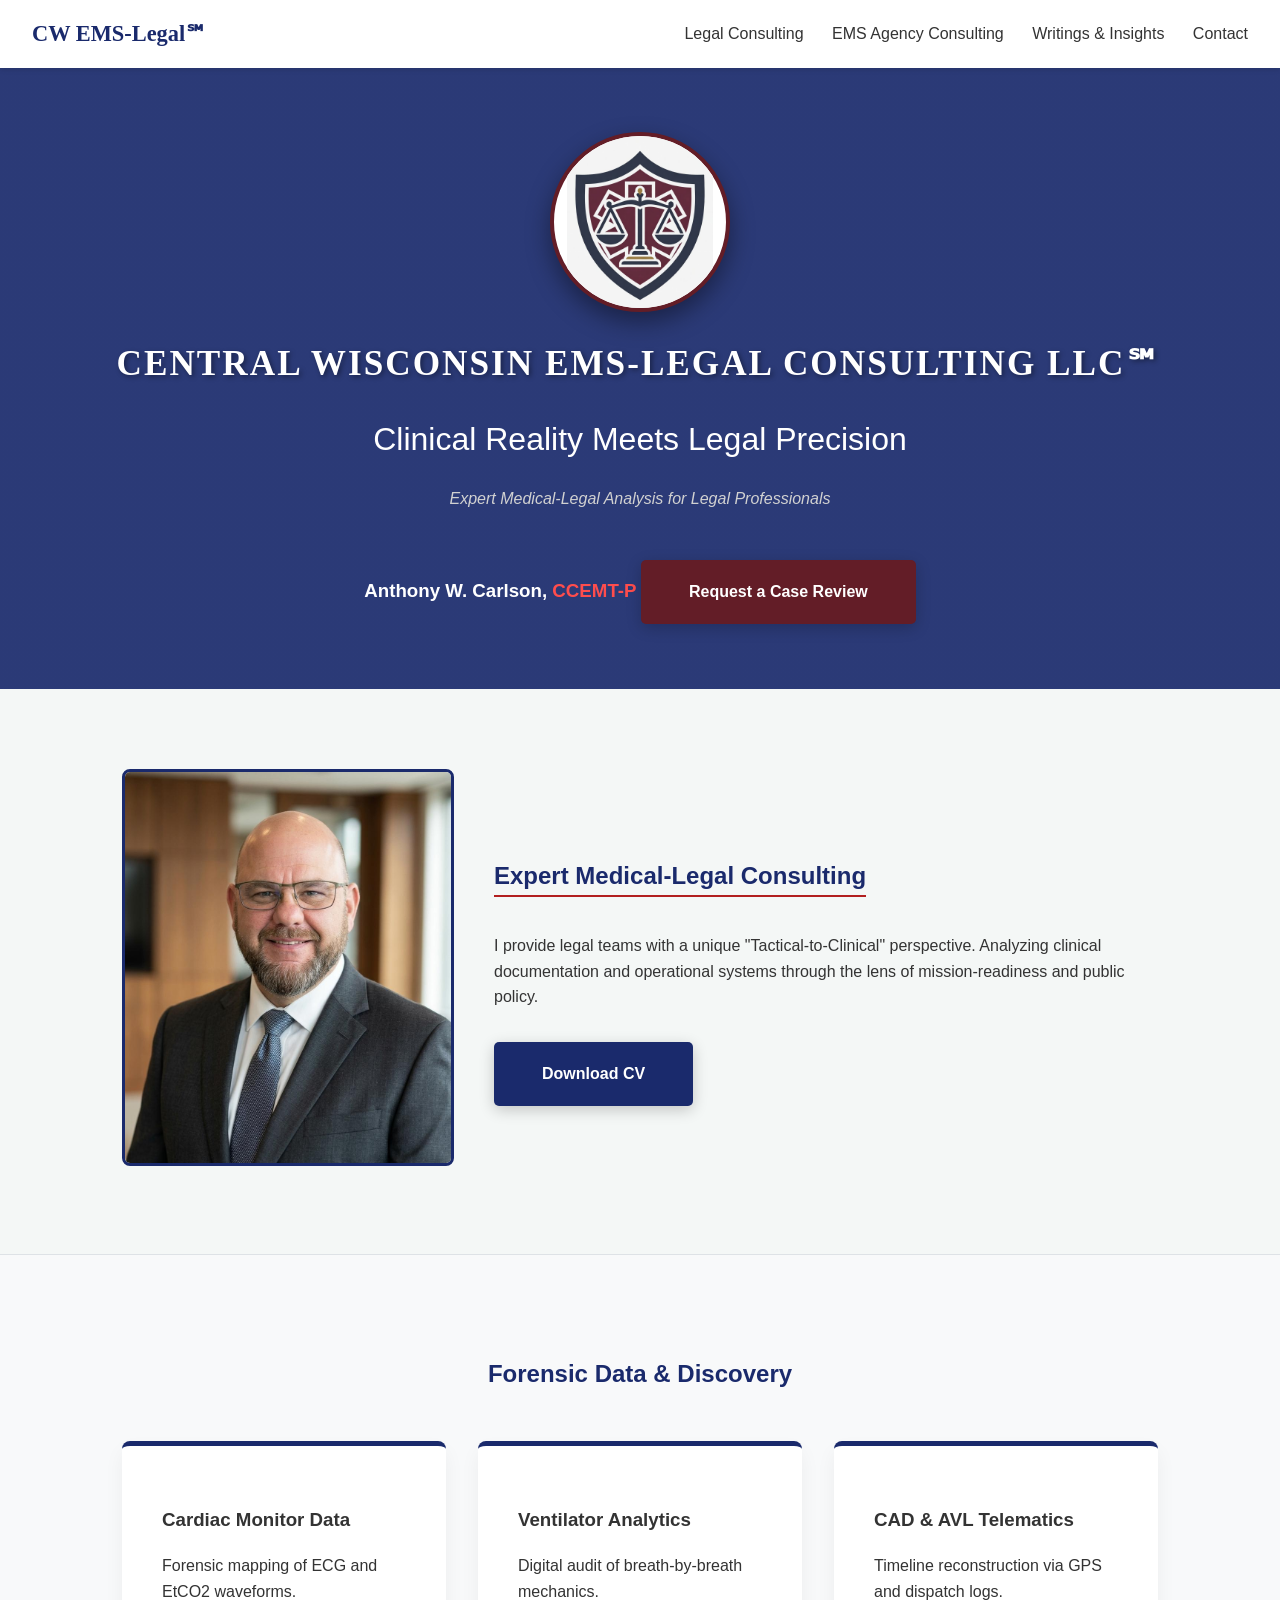
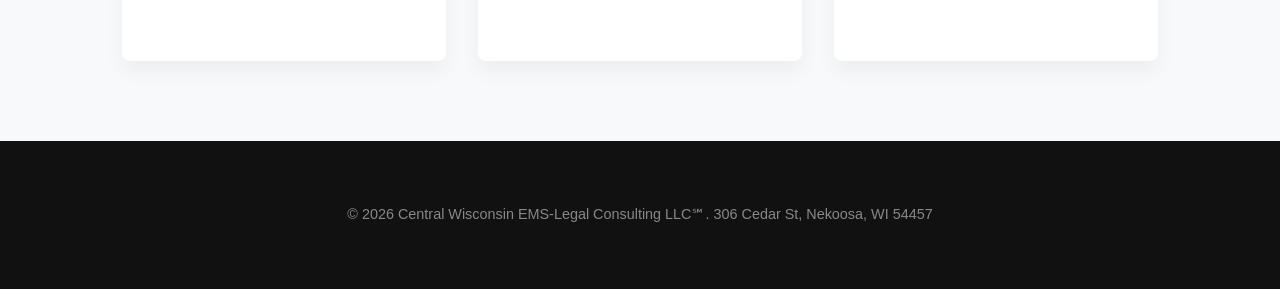
<file: index.html>
<!DOCTYPE html>
<html lang="en">
<head>
    <script async src="https://www.googletagmanager.com/gtag/js?id=G-H3EX5P7PJP"></script>
    <script>
      window.dataLayer = window.dataLayer || [];
      function gtag(){dataLayer.push(arguments);}
      gtag('js', new Date());
      gtag('config', 'G-H3EX5P7PJP');
    </script>
    <meta charset="UTF-8">
    <meta name="viewport" content="width=device-width, initial-scale=1.0">
    <title>Legal Consulting | Central Wisconsin EMS-Legal Consulting LLC℠</title>
    <link rel="stylesheet" href="style.css">
</head>
<body>

<nav>
    <a href="index.html" class="logo-nav">CW EMS-Legal℠</a>
    <div>
        <a href="index.html">Legal Consulting</a>
        <a href="agency.html">EMS Agency Consulting</a>
        <a href="writings.html">Writings & Insights</a>
        <a href="#contact">Contact</a>
    </div>
</nav>
<header>
    <div class="hero-content">
        <div class="logo-badge">
            <img src="logo.png?v=5" alt="CW EMS-Legal Shield" class="hero-logo">
        </div>
        <span class="brand-name-top">Central Wisconsin EMS-Legal Consulting LLC℠</span>
        <h1 style="font-weight:300;">Clinical Reality Meets Legal Precision</h1>
        <p style="color: #d1d1d1; font-style: italic; margin-bottom: 1.5rem;">Expert Medical-Legal Analysis for Legal Professionals</p>
        <h3 class="credential-flash">Anthony W. Carlson, <span style="color:#ff4d4d; font-weight:bold;">CCEMT-P</span></h3>
        <a href="#contact" class="cta-button" style="margin-top: 1.5rem;">Request a Case Review</a>
    </div>
</header>

<section id="about">
    <div style="display: flex; align-items: center; gap: 40px; flex-wrap: wrap;">
        <div style="flex: 1; min-width: 300px; text-align: center;">
            <img src="headshot.jpg" alt="Anthony W. Carlson" style="width: 100%; max-width: 350px; border-radius: 8px; border: 3px solid var(--primary);">
        </div>
        <div style="flex: 2; min-width: 300px;">
            <h2 style="color: var(--primary); border-bottom: 2px solid var(--secondary); display: inline-block;">Expert Medical-Legal Consulting</h2>
            <p>I provide legal teams with a unique "Tactical-to-Clinical" perspective. Analyzing clinical documentation and operational systems through the lens of mission-readiness and public policy.</p>
            <a href="Resume_2026.pdf" class="cta-button" style="background: var(--primary); margin-top: 1rem;" download>Download CV</a>
        </div>
    </div>
</section>

<div style="background-color: #f8f9fa; border-top: 1px solid #dee2e6;">
    <section id="discovery">
        <h2 class="section-title">Forensic Data & Discovery</h2>
        <div class="services">
            <div class="service-card"><h3>Cardiac Monitor Data</h3><p>Forensic mapping of ECG and EtCO2 waveforms.</p></div>
            <div class="service-card"><h3>Ventilator Analytics</h3><p>Digital audit of breath-by-breath mechanics.</p></div>
            <div class="service-card"><h3>CAD & AVL Telematics</h3><p>Timeline reconstruction via GPS and dispatch logs.</p></div>
        </div>
    </section>
</div>

<footer>
    <p>&copy; 2026 Central Wisconsin EMS-Legal Consulting LLC℠. 306 Cedar St, Nekoosa, WI 54457</p>
</footer>

</body>
</html>
</file>
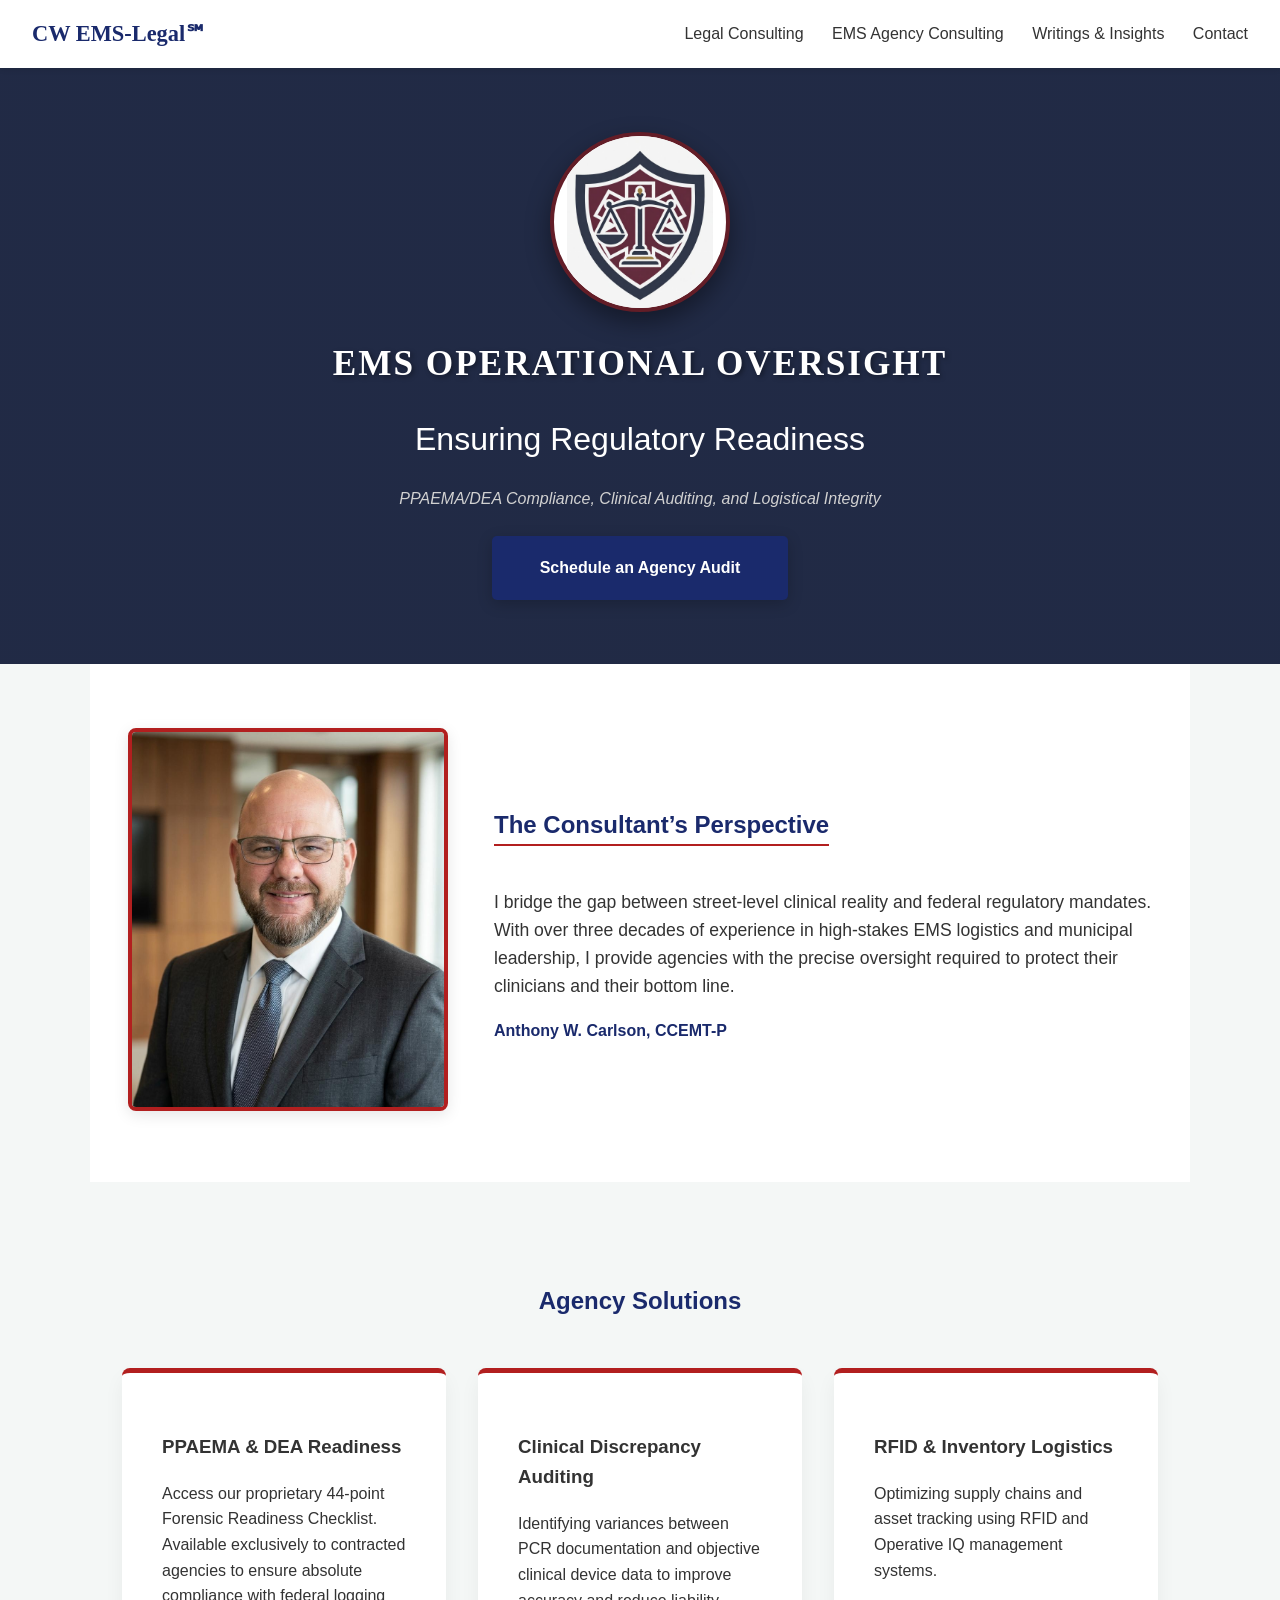
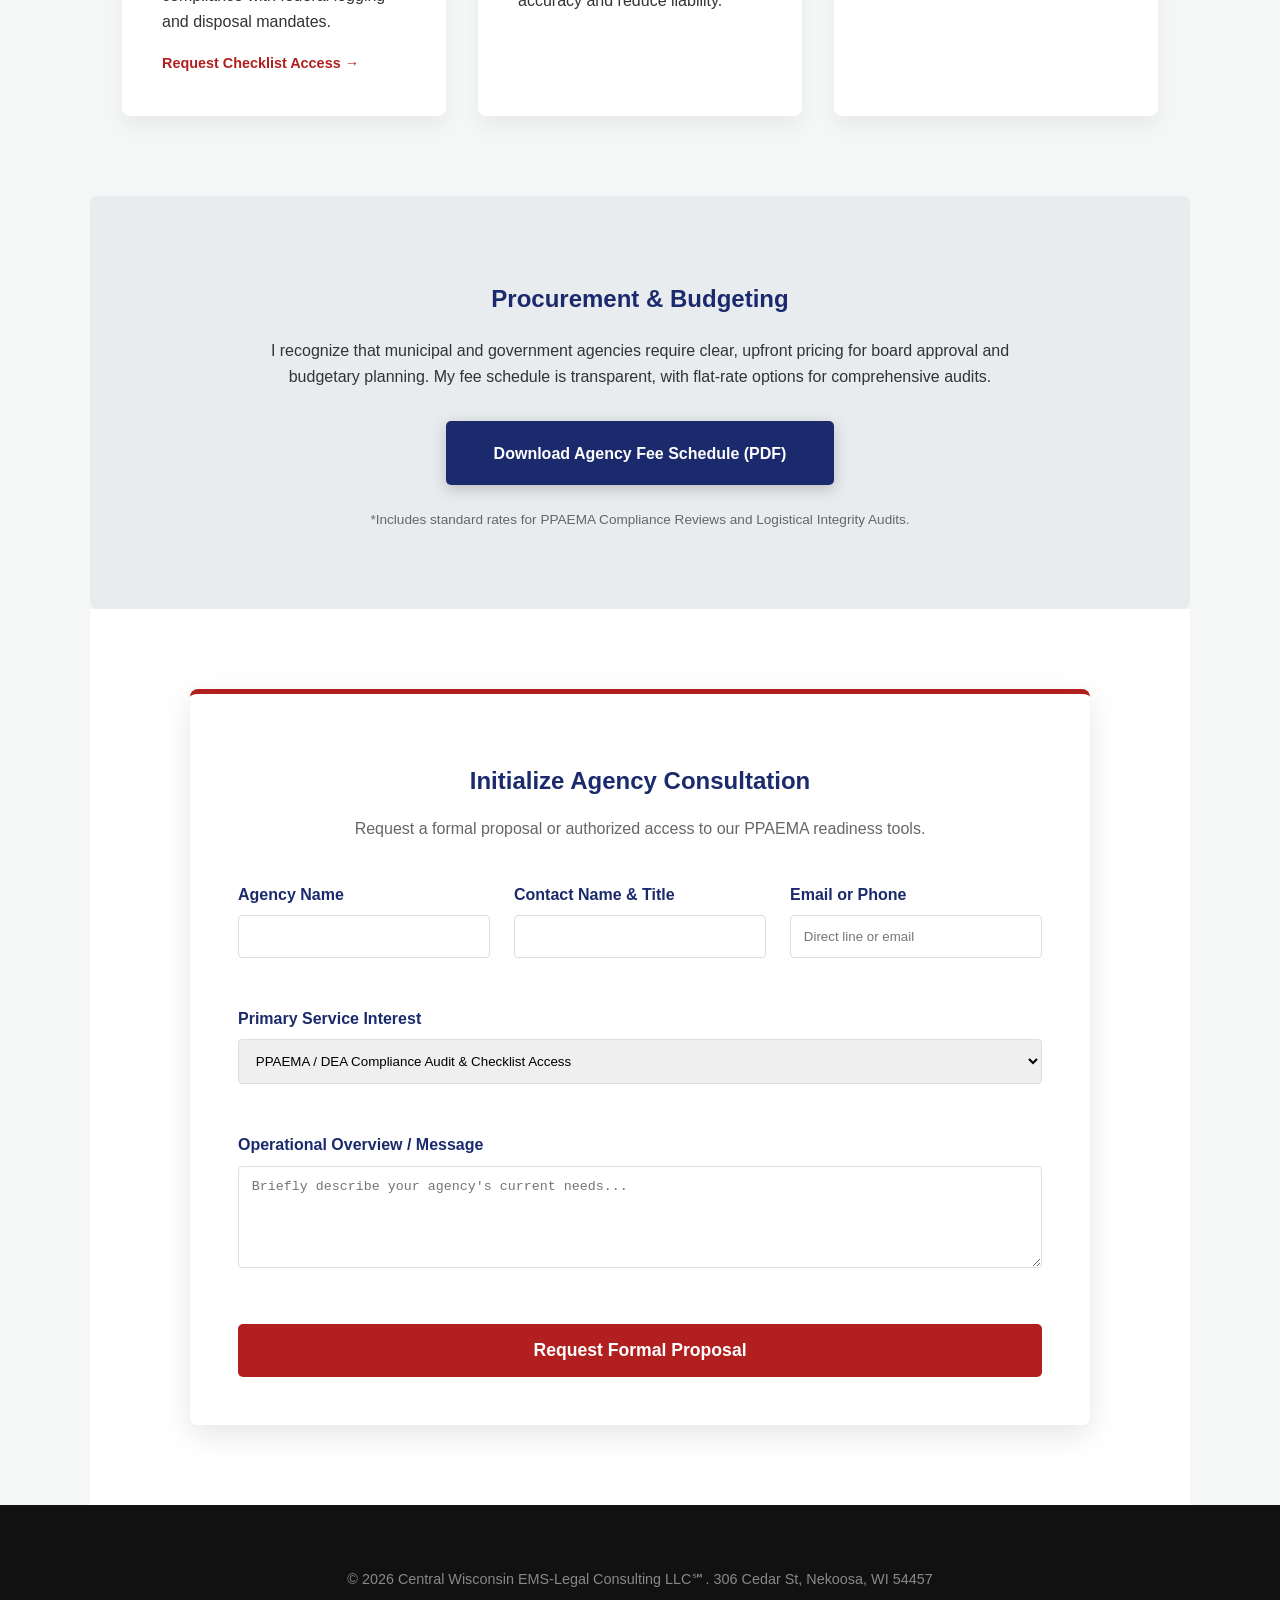
<file: agency.html>
<!DOCTYPE html>
<html lang="en">
<head>
    <script async src="https://www.googletagmanager.com/gtag/js?id=G-H3EX5P7PJP"></script>
    <script>
      window.dataLayer = window.dataLayer || [];
      function gtag(){dataLayer.push(arguments);}
      gtag('js', new Date());
      gtag('config', 'G-H3EX5P7PJP');
    </script>
    <meta charset="UTF-8">
    <meta name="viewport" content="width=device-width, initial-scale=1.0">
    <title>EMS Agency Consulting | Compliance & Logistics</title>
    <link rel="stylesheet" href="style.css">
</head>
<body>

<nav>
    <a href="index.html" class="logo-nav">CW EMS-Legal℠</a>
    <div>
        <a href="index.html">Legal Consulting</a>
        <a href="agency.html">EMS Agency Consulting</a>
        <a href="writings.html">Writings & Insights</a>
        <a href="#contact">Contact</a>
    </div>
</nav>

<header style="background: linear-gradient(rgba(10, 20, 50, 0.9), rgba(10, 20, 50, 0.9)), url('https://images.unsplash.com/photo-1516574187841-cb9cc2ca948b?auto=format&fit=crop&q=80&w=2000') center/cover;">
    <div class="hero-content">
        <div class="logo-badge">
            <img src="logo.png?v=5" alt="CW EMS-Legal Shield" class="hero-logo">
        </div>
        <span class="brand-name-top">EMS Operational Oversight</span>
        <h1 style="font-weight:300;">Ensuring Regulatory Readiness</h1>
        <p style="color: #d1d1d1; font-style: italic; margin-bottom: 1.5rem;">PPAEMA/DEA Compliance, Clinical Auditing, and Logistical Integrity</p>
        <a href="#agency-contact" class="cta-button" style="background: var(--primary);">Schedule an Agency Audit</a>
    </div>
</header>

<section id="agency-expert" style="padding: 4rem 2rem; background: #fff;">
    <div style="display: flex; align-items: center; gap: 40px; flex-wrap: wrap; max-width: 1200px; margin: 0 auto;">
        <div style="flex: 1; min-width: 300px; text-align: center;">
            <img src="headshot.jpg" alt="Anthony W. Carlson, CCEMT-P" style="width: 100%; max-width: 320px; border-radius: 8px; border: 4px solid var(--secondary); box-shadow: 0 4px 15px rgba(0,0,0,0.1);">
        </div>
        <div style="flex: 2; min-width: 300px;">
            <h2 style="color: var(--primary); border-bottom: 2px solid var(--secondary); display: inline-block; margin-bottom: 1.5rem;">The Consultant’s Perspective</h2>
            <p style="font-size: 1.1rem; line-height: 1.6; color: #333;">
                I bridge the gap between street-level clinical reality and federal regulatory mandates. With over three decades of experience in high-stakes EMS logistics and municipal leadership, I provide agencies with the precise oversight required to protect their clinicians and their bottom line.
            </p>
            <p style="font-weight: bold; color: var(--primary);">Anthony W. Carlson, CCEMT-P</p>
        </div>
    </div>
</section>

<section id="agency-focus">
    <h2 class="section-title">Agency Solutions</h2>
    <div class="services">
        <div class="service-card" style="border-top-color: var(--secondary);">
            <h3>PPAEMA & DEA Readiness</h3>
            <p>Access our proprietary 44-point Forensic Readiness Checklist. Available exclusively to contracted agencies to ensure absolute compliance with federal logging and disposal mandates.</p>
            <a href="#agency-contact" style="color: var(--secondary); font-weight: bold; text-decoration: none; font-size: 0.9rem;">Request Checklist Access →</a>
        </div>
        <div class="service-card" style="border-top-color: var(--secondary);">
            <h3>Clinical Discrepancy Auditing</h3>
            <p>Identifying variances between PCR documentation and objective clinical device data to improve accuracy and reduce liability.</p>
        </div>
        <div class="service-card" style="border-top-color: var(--secondary);">
            <h3>RFID & Inventory Logistics</h3>
            <p>Optimizing supply chains and asset tracking using RFID and Operative IQ management systems.</p>
        </div>
    </div>
</section>

<section id="procurement" style="background: #e9ecef; padding: 4rem 2rem; border-radius: 8px; text-align: center;">
    <h2 style="color: var(--primary);">Procurement & Budgeting</h2>
    <p style="max-width: 800px; margin: 0 auto 2rem auto;">
        I recognize that municipal and government agencies require clear, upfront pricing for board approval and budgetary planning. My fee schedule is transparent, with flat-rate options for comprehensive audits.
    </p>
    
    <a href="EMS_Agency_Fee_Schedule_2026.pdf" class="cta-button" style="background: var(--primary); display: inline-flex; align-items: center; gap: 10px;" download>
        <span>Download Agency Fee Schedule (PDF)</span>
    </a>
    
    <p style="margin-top: 1.5rem; font-size: 0.85rem; color: #666;">
        *Includes standard rates for PPAEMA Compliance Reviews and Logistical Integrity Audits.
    </p>
</section>

<section id="agency-contact" style="background: var(--white); padding: 5rem 2rem;">
    <div class="contact-container" style="border-top: 5px solid var(--secondary); max-width: 900px; margin: 0 auto;">
        <h2 style="text-align: center; color: var(--primary); margin-bottom: 0.5rem;">Initialize Agency Consultation</h2>
        <p style="text-align: center; margin-bottom: 2.5rem; color: #666;">Request a formal proposal or authorized access to our PPAEMA readiness tools.</p>
        
        <form action="https://formspree.io/f/mqegekon" method="POST">
            <div style="display: grid; grid-template-columns: 1fr 1fr 1fr; gap: 1.5rem; margin-bottom: 1.5rem;">
                <div class="form-group">
                    <label>Agency Name</label>
                    <input type="text" name="agency_name" required>
                </div>
                <div class="form-group">
                    <label>Contact Name & Title</label>
                    <input type="text" name="contact_title" required>
                </div>
                <div class="form-group">
                    <label>Email or Phone</label>
                    <input type="text" name="contact_info" placeholder="Direct line or email" required>
                </div>
            </div>

            <div class="form-group" style="margin-bottom: 1.5rem;">
                <label>Primary Service Interest</label>
                <select name="service_interest" style="padding: 0.8rem; border: 1px solid #ddd; border-radius: 4px; width: 100%;">
                    <option value="DEA Compliance Audit">PPAEMA / DEA Compliance Audit & Checklist Access</option>
                    <option value="Clinical Auditing">Clinical Discrepancy Auditing</option>
                    <option value="RFID/Logistics">RFID / Logistical Integrity Review</option>
                    <option value="Policy/Training">Policy Development & Training</option>
                </select>
            </div>

            <div class="form-group">
                <label>Operational Overview / Message</label>
                <textarea name="message" rows="5" required placeholder="Briefly describe your agency's current needs..."></textarea>
            </div>

            <button type="submit" class="submit-btn" style="background: var(--secondary); width: 100%; margin-top: 2rem; font-size: 1.1rem;">
                Request Formal Proposal
            </button>
        </form>
    </div>
</section>

<footer>
    <p>&copy; 2026 Central Wisconsin EMS-Legal Consulting LLC℠. 306 Cedar St, Nekoosa, WI 54457</p>
</footer>

</body>
</html>
</file>
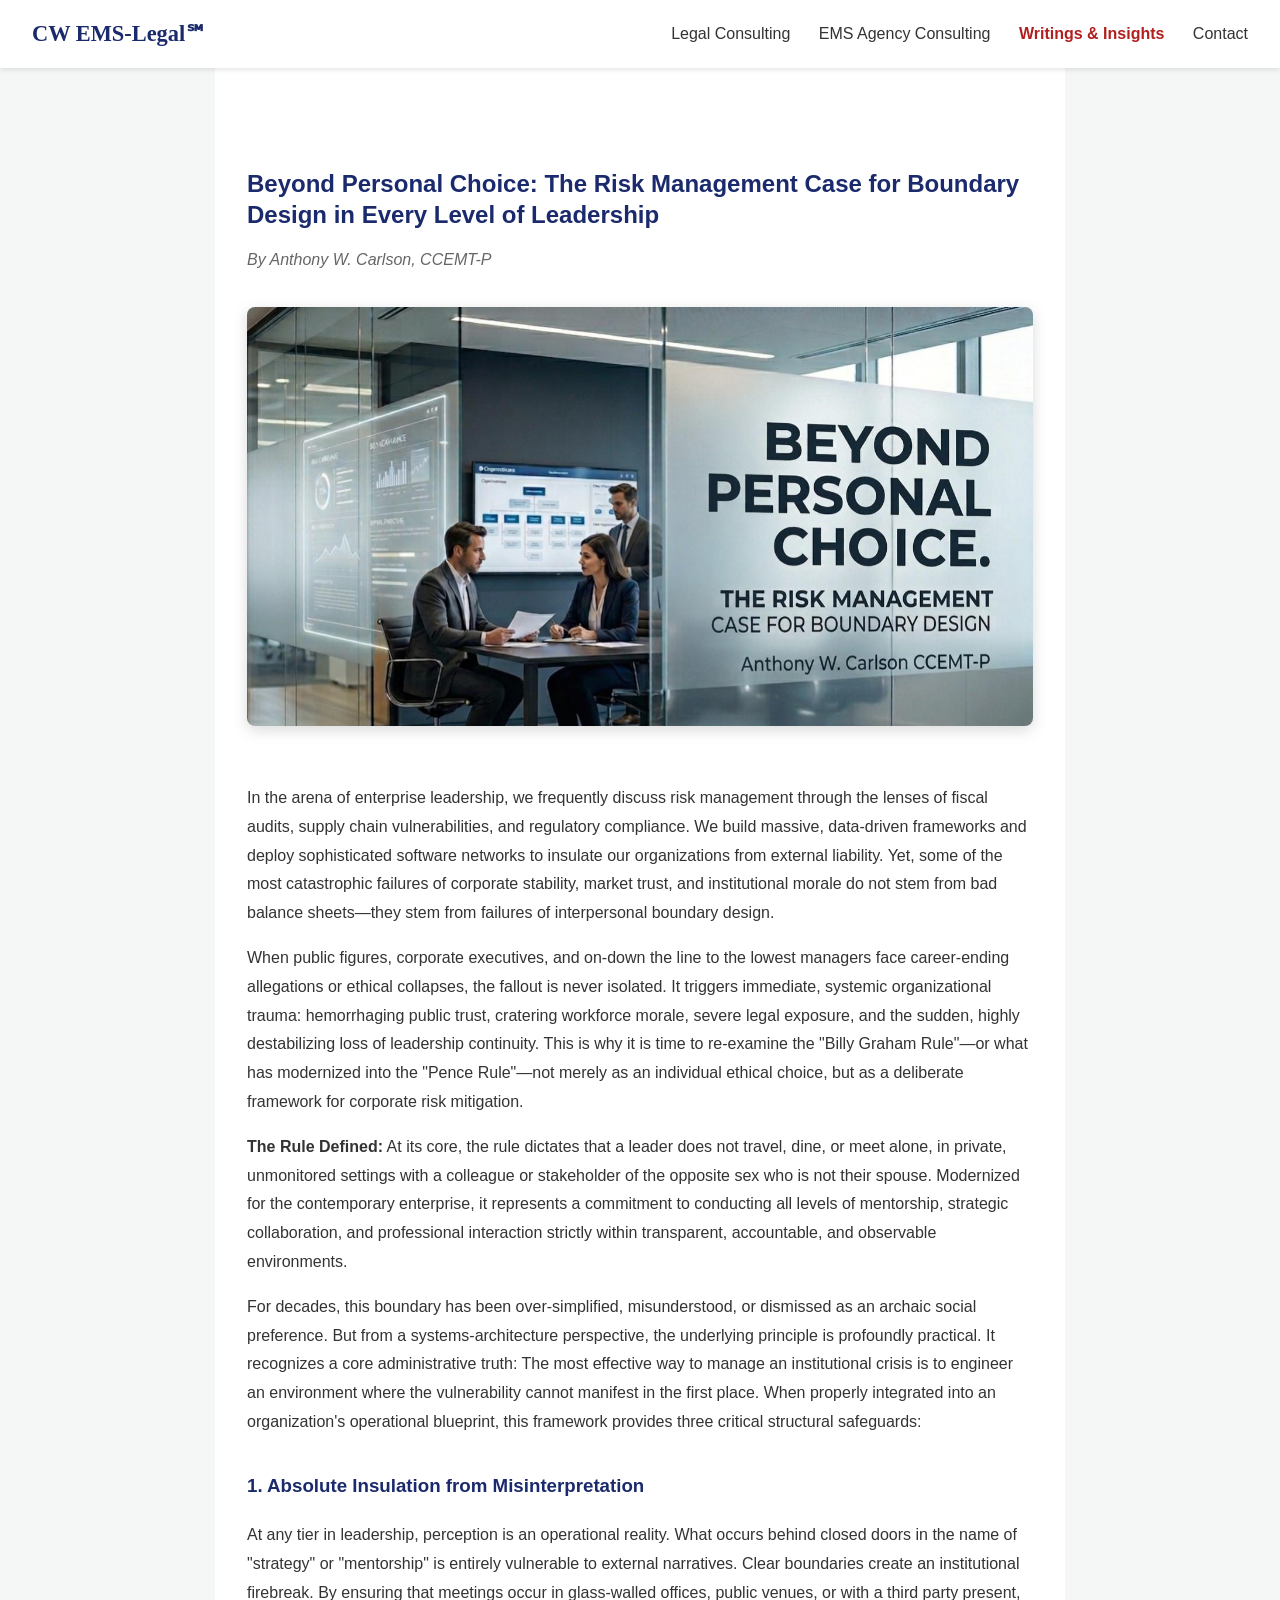
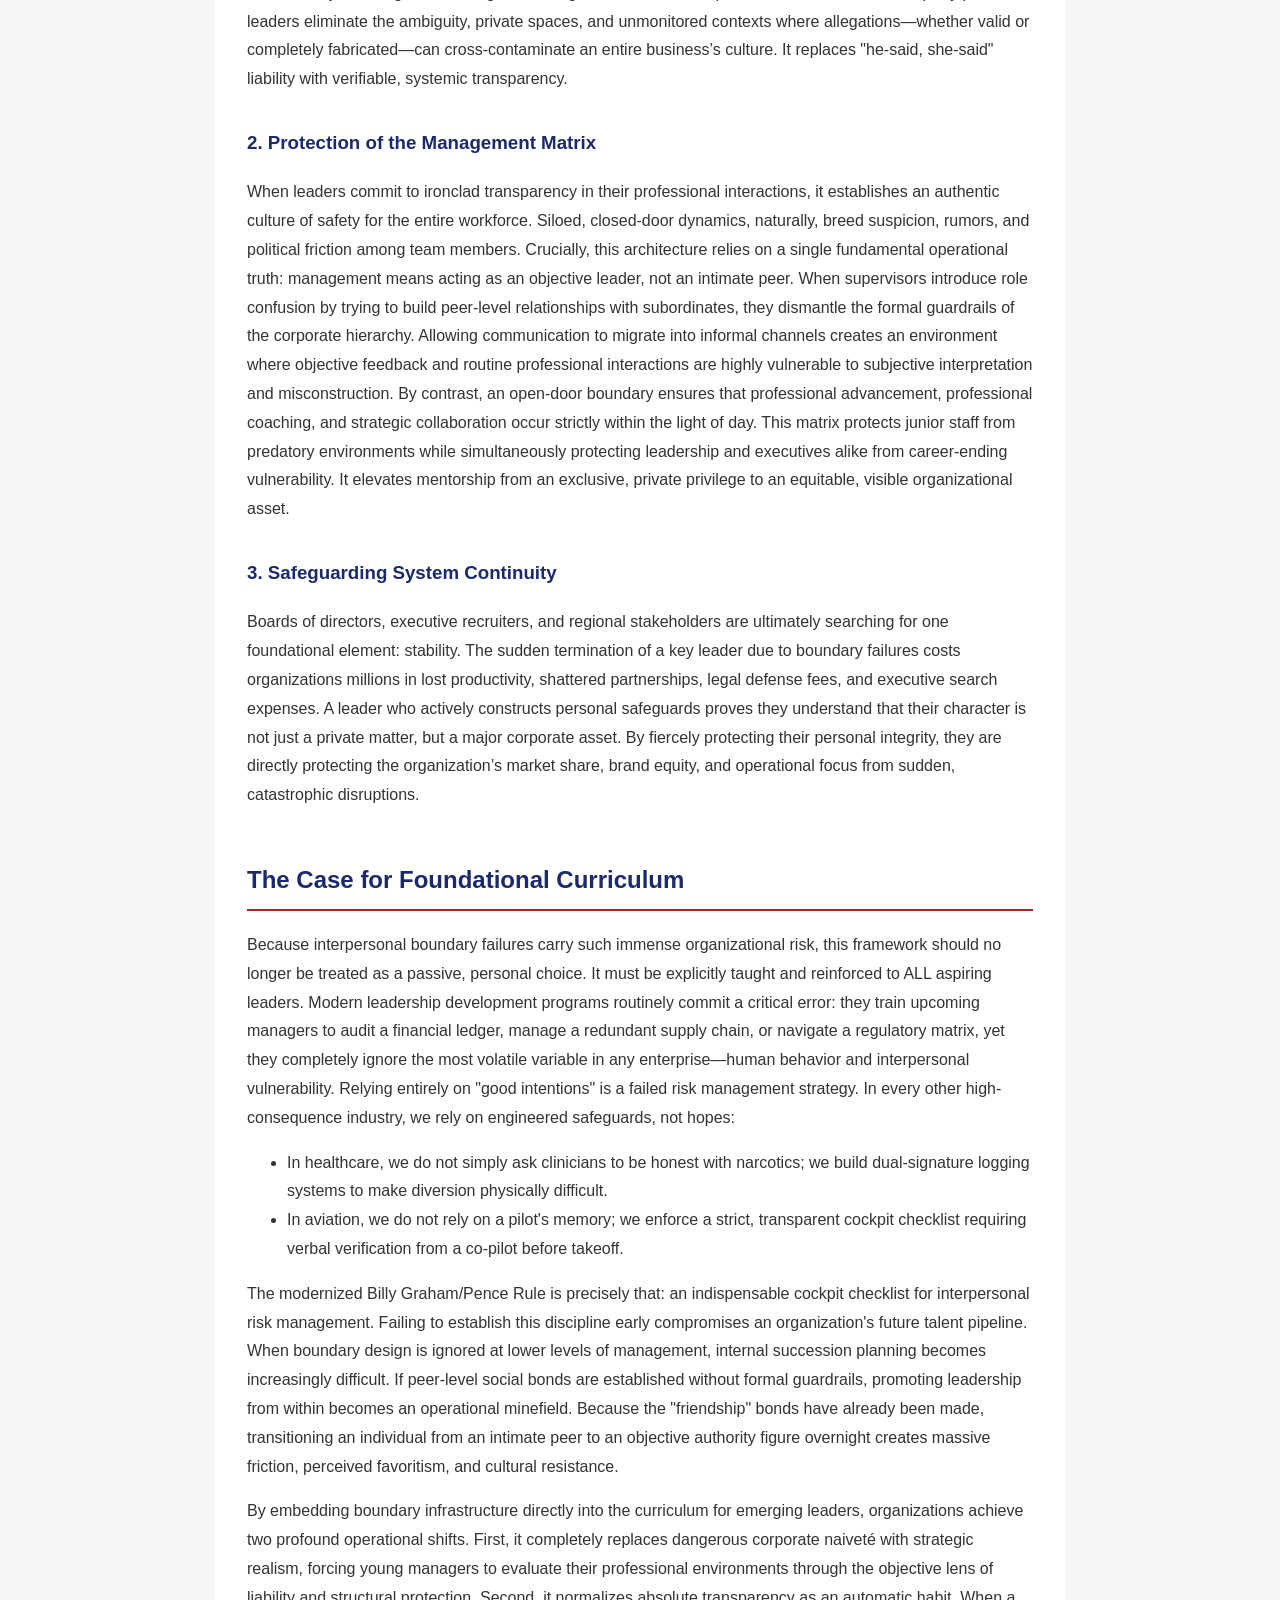
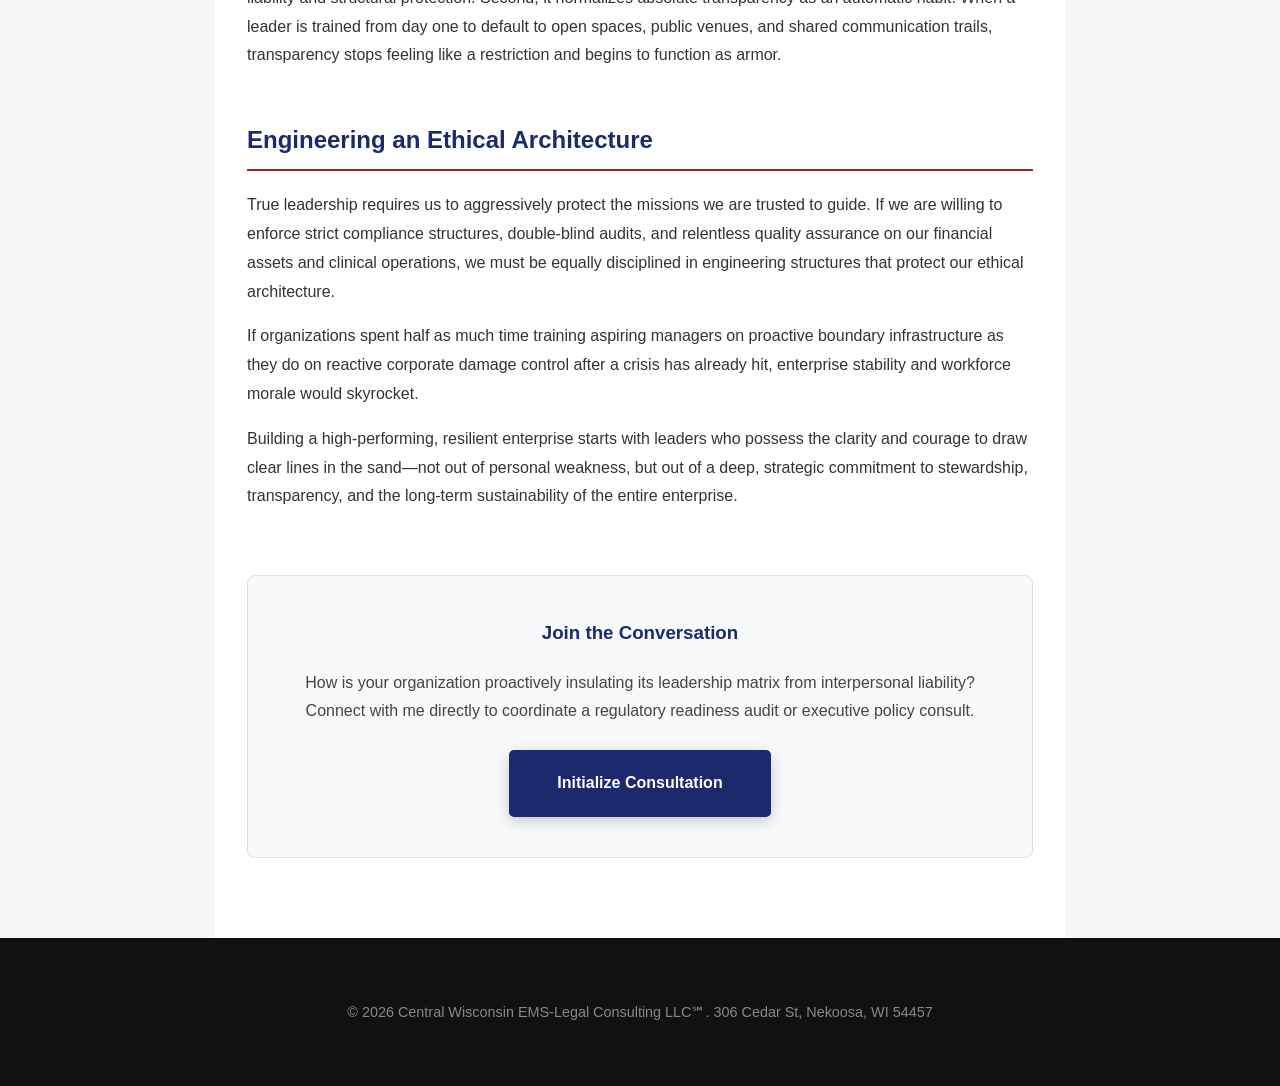
<file: boundary-design.html>
<!DOCTYPE html>
<html lang="en">
<head>
    <script async src="https://www.googletagmanager.com/gtag/js?id=G-H3EX5P7PJP"></script>
    <script>
      window.dataLayer = window.dataLayer || [];
      function gtag(){dataLayer.push(arguments);}
      gtag('js', new Date());
      gtag('config', 'G-H3EX5P7PJP');
    </script>
    <meta charset="UTF-8">
    <meta name="viewport" content="width=device-width, initial-scale=1.0">
    <title>Beyond Personal Choice: Boundary Design | Anthony W. Carlson</title>
    <link rel="stylesheet" href="style.css">
</head>
<body>

<nav>
    <a href="index.html" class="logo-nav">CW EMS-Legal℠</a>
    <div>
        <a href="index.html">Legal Consulting</a>
        <a href="agency.html">EMS Agency Consulting</a>
        <a href="writings.html" style="color: var(--secondary); font-weight: bold;">Writings & Insights</a>
        <a href="index.html#contact">Contact</a>
    </div>
</nav>

<section id="article-content" style="max-width: 850px; margin: 0 auto; padding: 5rem 2rem; line-height: 1.8; background: #fff; color: #333;">
    <h1 style="color: var(--primary); margin-bottom: 0.5rem; line-height: 1.3;">Beyond Personal Choice: The Risk Management Case for Boundary Design in Every Level of Leadership</h1>
    <p style="font-style: italic; color: #666; margin-bottom: 2rem;">By Anthony W. Carlson, CCEMT-P</p>

    <div style="margin-bottom: 3rem; text-align: center;">
        <img src="Transparency.JPG" alt="Beyond Personal Choice - The Risk Management Case for Boundary Design" style="width: 100%; max-width: 800px; border-radius: 8px; box-shadow: 0 4px 15px rgba(0,0,0,0.15);">
    </div>

    <article>
        <p>In the arena of enterprise leadership, we frequently discuss risk management through the lenses of fiscal audits, supply chain vulnerabilities, and regulatory compliance. We build massive, data-driven frameworks and deploy sophisticated software networks to insulate our organizations from external liability. Yet, some of the most catastrophic failures of corporate stability, market trust, and institutional morale do not stem from bad balance sheets—they stem from failures of interpersonal boundary design.</p>
        
        <p>When public figures, corporate executives, and on-down the line to the lowest managers face career-ending allegations or ethical collapses, the fallout is never isolated. It triggers immediate, systemic organizational trauma: hemorrhaging public trust, cratering workforce morale, severe legal exposure, and the sudden, highly destabilizing loss of leadership continuity. This is why it is time to re-examine the "Billy Graham Rule"—or what has modernized into the "Pence Rule"—not merely as an individual ethical choice, but as a deliberate framework for corporate risk mitigation.</p>

        <p><strong>The Rule Defined:</strong> At its core, the rule dictates that a leader does not travel, dine, or meet alone, in private, unmonitored settings with a colleague or stakeholder of the opposite sex who is not their spouse. Modernized for the contemporary enterprise, it represents a commitment to conducting all levels of mentorship, strategic collaboration, and professional interaction strictly within transparent, accountable, and observable environments.</p>
        
        <p>For decades, this boundary has been over-simplified, misunderstood, or dismissed as an archaic social preference. But from a systems-architecture perspective, the underlying principle is profoundly practical. It recognizes a core administrative truth: The most effective way to manage an institutional crisis is to engineer an environment where the vulnerability cannot manifest in the first place. When properly integrated into an organization's operational blueprint, this framework provides three critical structural safeguards:</p>

        <h3 style="color: var(--primary); margin-top: 2rem;">1. Absolute Insulation from Misinterpretation</h3>
        <p>At any tier in leadership, perception is an operational reality. What occurs behind closed doors in the name of "strategy" or "mentorship" is entirely vulnerable to external narratives. Clear boundaries create an institutional firebreak. By ensuring that meetings occur in glass-walled offices, public venues, or with a third party present, leaders eliminate the ambiguity, private spaces, and unmonitored contexts where allegations—whether valid or completely fabricated—can cross-contaminate an entire business’s culture. It replaces "he-said, she-said" liability with verifiable, systemic transparency.</p>

        <h3 style="color: var(--primary); margin-top: 2rem;">2. Protection of the Management Matrix</h3>
        <p>When leaders commit to ironclad transparency in their professional interactions, it establishes an authentic culture of safety for the entire workforce. Siloed, closed-door dynamics, naturally, breed suspicion, rumors, and political friction among team members. Crucially, this architecture relies on a single fundamental operational truth: management means acting as an objective leader, not an intimate peer. When supervisors introduce role confusion by trying to build peer-level relationships with subordinates, they dismantle the formal guardrails of the corporate hierarchy. Allowing communication to migrate into informal channels creates an environment where objective feedback and routine professional interactions are highly vulnerable to subjective interpretation and misconstruction. By contrast, an open-door boundary ensures that professional advancement, professional coaching, and strategic collaboration occur strictly within the light of day. This matrix protects junior staff from predatory environments while simultaneously protecting leadership and executives alike from career-ending vulnerability. It elevates mentorship from an exclusive, private privilege to an equitable, visible organizational asset.</p>

        <h3 style="color: var(--primary); margin-top: 2rem;">3. Safeguarding System Continuity</h3>
        <p>Boards of directors, executive recruiters, and regional stakeholders are ultimately searching for one foundational element: stability. The sudden termination of a key leader due to boundary failures costs organizations millions in lost productivity, shattered partnerships, legal defense fees, and executive search expenses. A leader who actively constructs personal safeguards proves they understand that their character is not just a private matter, but a major corporate asset. By fiercely protecting their personal integrity, they are directly protecting the organization’s market share, brand equity, and operational focus from sudden, catastrophic disruptions.</p>

        <h2 style="color: var(--primary); border-bottom: 2px solid var(--secondary); padding-bottom: 0.5rem; margin-top: 3rem;">The Case for Foundational Curriculum</h2>
        <p>Because interpersonal boundary failures carry such immense organizational risk, this framework should no longer be treated as a passive, personal choice. It must be explicitly taught and reinforced to ALL aspiring leaders. Modern leadership development programs routinely commit a critical error: they train upcoming managers to audit a financial ledger, manage a redundant supply chain, or navigate a regulatory matrix, yet they completely ignore the most volatile variable in any enterprise—human behavior and interpersonal vulnerability. Relying entirely on "good intentions" is a failed risk management strategy. In every other high-consequence industry, we rely on engineered safeguards, not hopes:</p>
        
        <ul>
            <li>In healthcare, we do not simply ask clinicians to be honest with narcotics; we build dual-signature logging systems to make diversion physically difficult.</li>
            <li>In aviation, we do not rely on a pilot's memory; we enforce a strict, transparent cockpit checklist requiring verbal verification from a co-pilot before takeoff.</li>
        </ul>
        
        <p>The modernized Billy Graham/Pence Rule is precisely that: an indispensable cockpit checklist for interpersonal risk management. Failing to establish this discipline early compromises an organization's future talent pipeline. When boundary design is ignored at lower levels of management, internal succession planning becomes increasingly difficult. If peer-level social bonds are established without formal guardrails, promoting leadership from within becomes an operational minefield. Because the "friendship" bonds have already been made, transitioning an individual from an intimate peer to an objective authority figure overnight creates massive friction, perceived favoritism, and cultural resistance.</p>
        
        <p>By embedding boundary infrastructure directly into the curriculum for emerging leaders, organizations achieve two profound operational shifts. First, it completely replaces dangerous corporate naiveté with strategic realism, forcing young managers to evaluate their professional environments through the objective lens of liability and structural protection. Second, it normalizes absolute transparency as an automatic habit. When a leader is trained from day one to default to open spaces, public venues, and shared communication trails, transparency stops feeling like a restriction and begins to function as armor.</p>

        <h2 style="color: var(--primary); border-bottom: 2px solid var(--secondary); padding-bottom: 0.5rem; margin-top: 3rem;">Engineering an Ethical Architecture</h2>
        <p>True leadership requires us to aggressively protect the missions we are trusted to guide. If we are willing to enforce strict compliance structures, double-blind audits, and relentless quality assurance on our financial assets and clinical operations, we must be equally disciplined in engineering structures that protect our ethical architecture.</p>
        
        <p>If organizations spent half as much time training aspiring managers on proactive boundary infrastructure as they do on reactive corporate damage control after a crisis has already hit, enterprise stability and workforce morale would skyrocket.</p>
        
        <p>Building a high-performing, resilient enterprise starts with leaders who possess the clarity and courage to draw clear lines in the sand—not out of personal weakness, but out of a deep, strategic commitment to stewardship, transparency, and the long-term sustainability of the entire enterprise.</p>
    </article>

    <div style="margin-top: 4rem; padding: 2.5rem; background: #f8f9fa; border-radius: 8px; border: 1px solid #ddd; text-align: center;">
        <h3 style="color: var(--primary); margin-top: 0;">Join the Conversation</h3>
        <p style="margin-bottom: 1.5rem; color: #444;">How is your organization proactively insulating its leadership matrix from interpersonal liability? Connect with me directly to coordinate a regulatory readiness audit or executive policy consult.</p>
        <a href="index.html#contact" class="cta-button" style="background: var(--primary);">Initialize Consultation</a>
    </div>
</section>

<footer>
    <p>&copy; 2026 Central Wisconsin EMS-Legal Consulting LLC℠. 306 Cedar St, Nekoosa, WI 54457</p>
</footer>

</body>
</html>
</file>
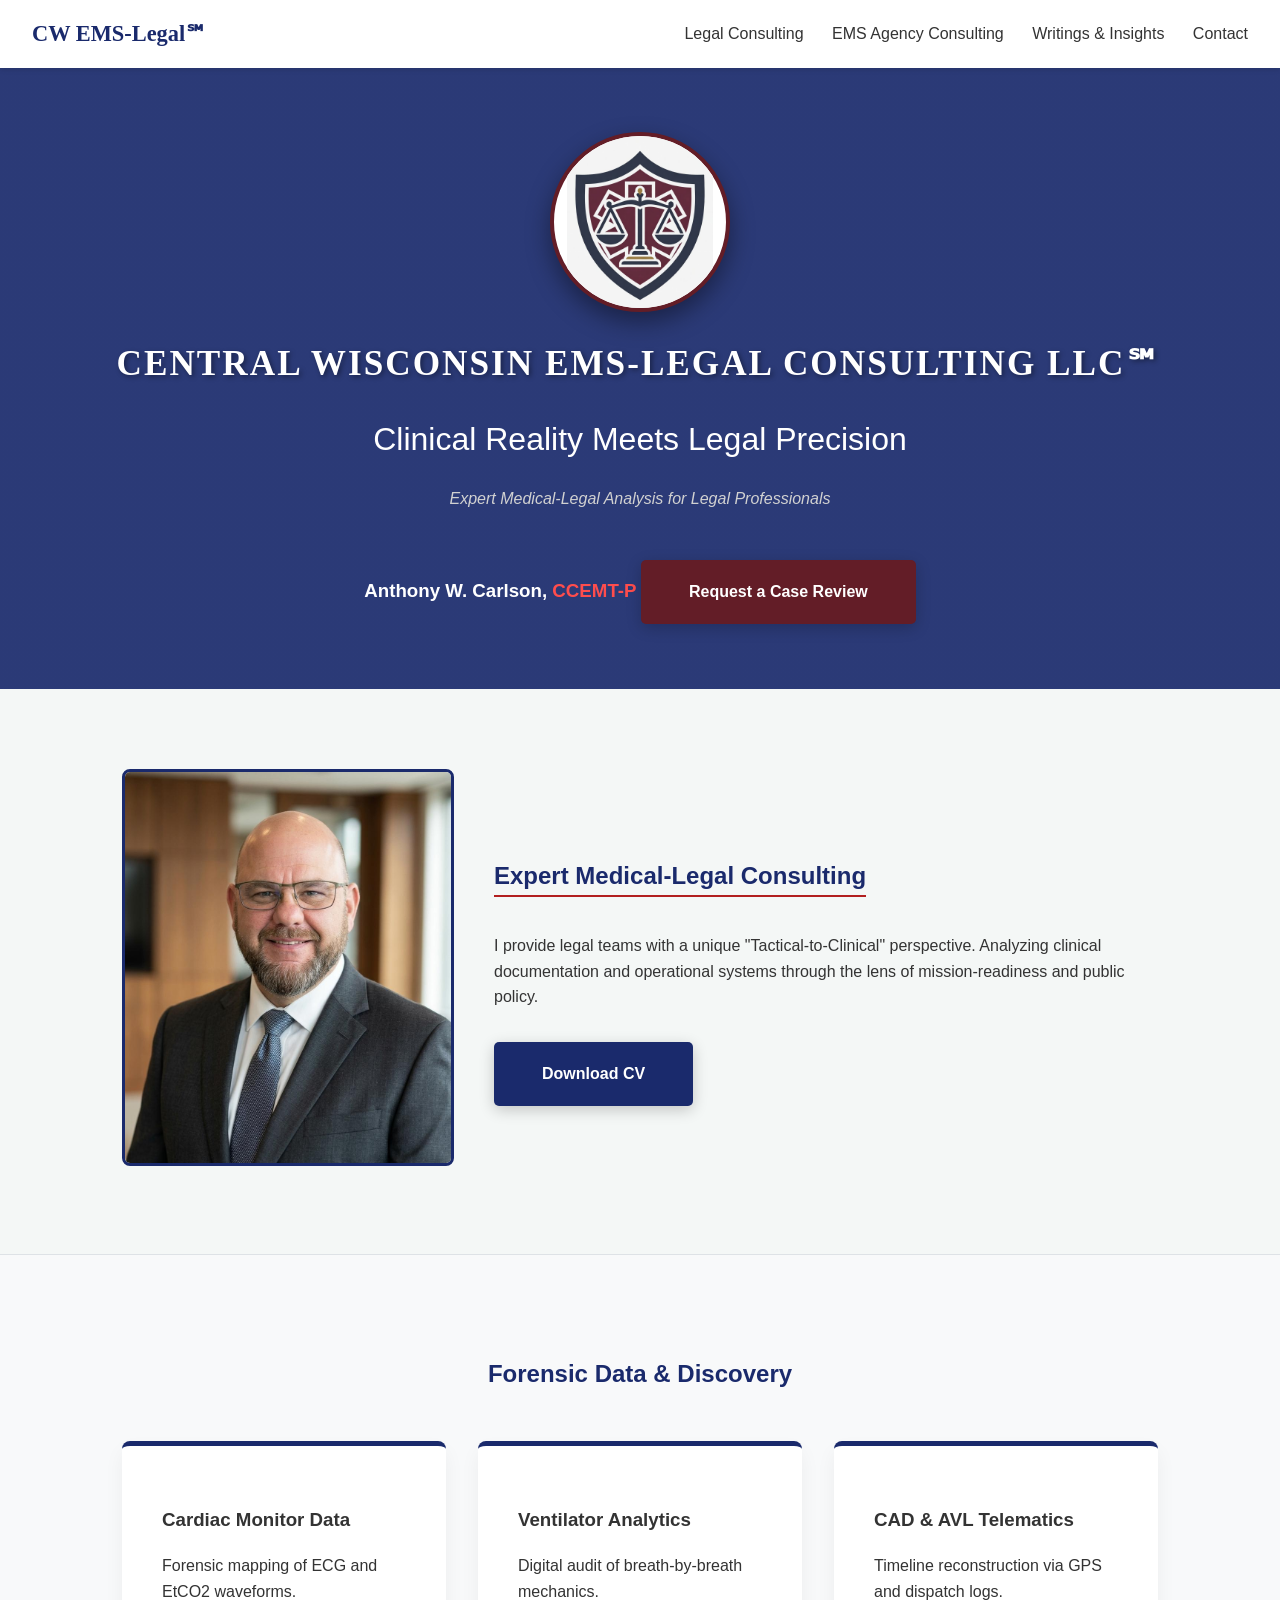
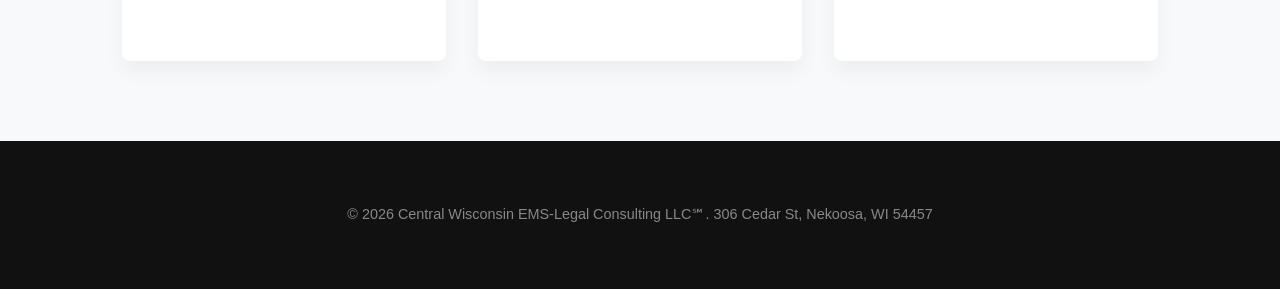
<file: ppaema-portal.html>
<!DOCTYPE html>
<html lang="en">
<head>
    <meta charset="UTF-8">
    <title>Private Audit Portal | CW EMS-Legal℠</title>
    <link rel="stylesheet" href="style.css">
    <script>
        // Simple client-side password gate
        var code = prompt("Please enter your Client Access Code:");
        if (code !== "CW2026") {
            alert("Access Denied. Please contact Anthony for your agency code.");
            window.location.href = "index.html";
        }
    </script>
</head>
<body>
    <nav>
        <a href="index.html" class="logo-nav">CW EMS-Legal℠</a>
        <span style="color: var(--secondary); font-weight: bold; margin-left: 20px;">CONFIDENTIAL CLIENT PORTAL</span>
    </nav>

    <header style="padding: 2rem; background: var(--primary); text-align: center;">
        <h1 style="color: white;">PPAEMA Forensic Readiness Audit</h1>
        <p style="color: #ccc;">Authorized Agency Assessment Environment</p>
    </header>

    <section style="max-width: 900px; margin: 0 auto; padding: 2rem;">
        <form action="https://formspree.io/f/mqegekon" method="POST">
            <div style="background: #f8f9fa; padding: 2rem; border-radius: 8px;">
                 <label>Agency Name</label>
                 <input type="text" name="Agency" required style="width: 100%; margin-bottom: 1rem;">
                 
                 <h3>Section 1: Registration</h3>
                 <p>1.1 DEA EMS Agency Registration obtained per state?</p>
                 <select name="1.1" style="width: 100%; margin-bottom: 1rem;">
                     <option>Yes</option><option>No</option><option>N/A</option>
                 </select>

                 <button type="submit" style="background: var(--secondary); color: white; padding: 1rem 2rem; width: 100%; border: none; cursor: pointer;">
                     Submit Audit for Principal Review
                 </button>
            </div>
        </form>
    </section>
</body>
</html>
</file>
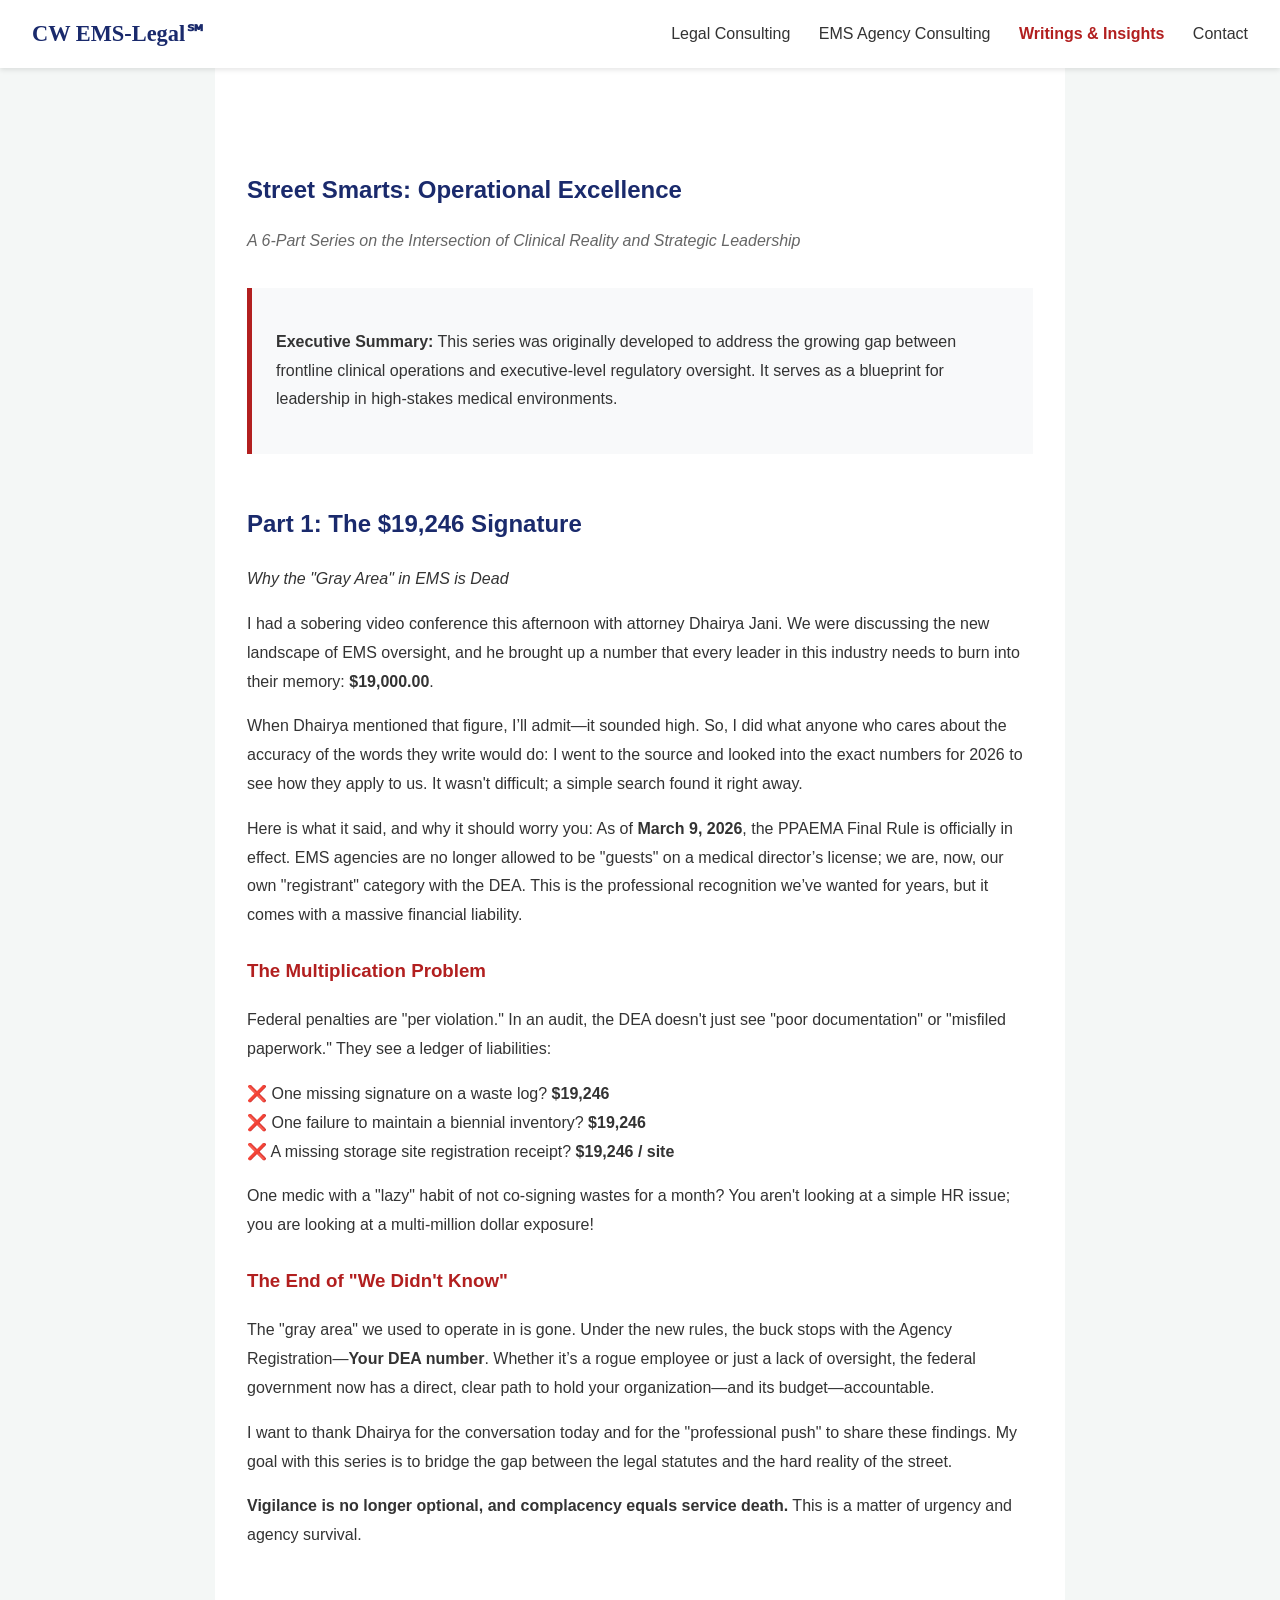
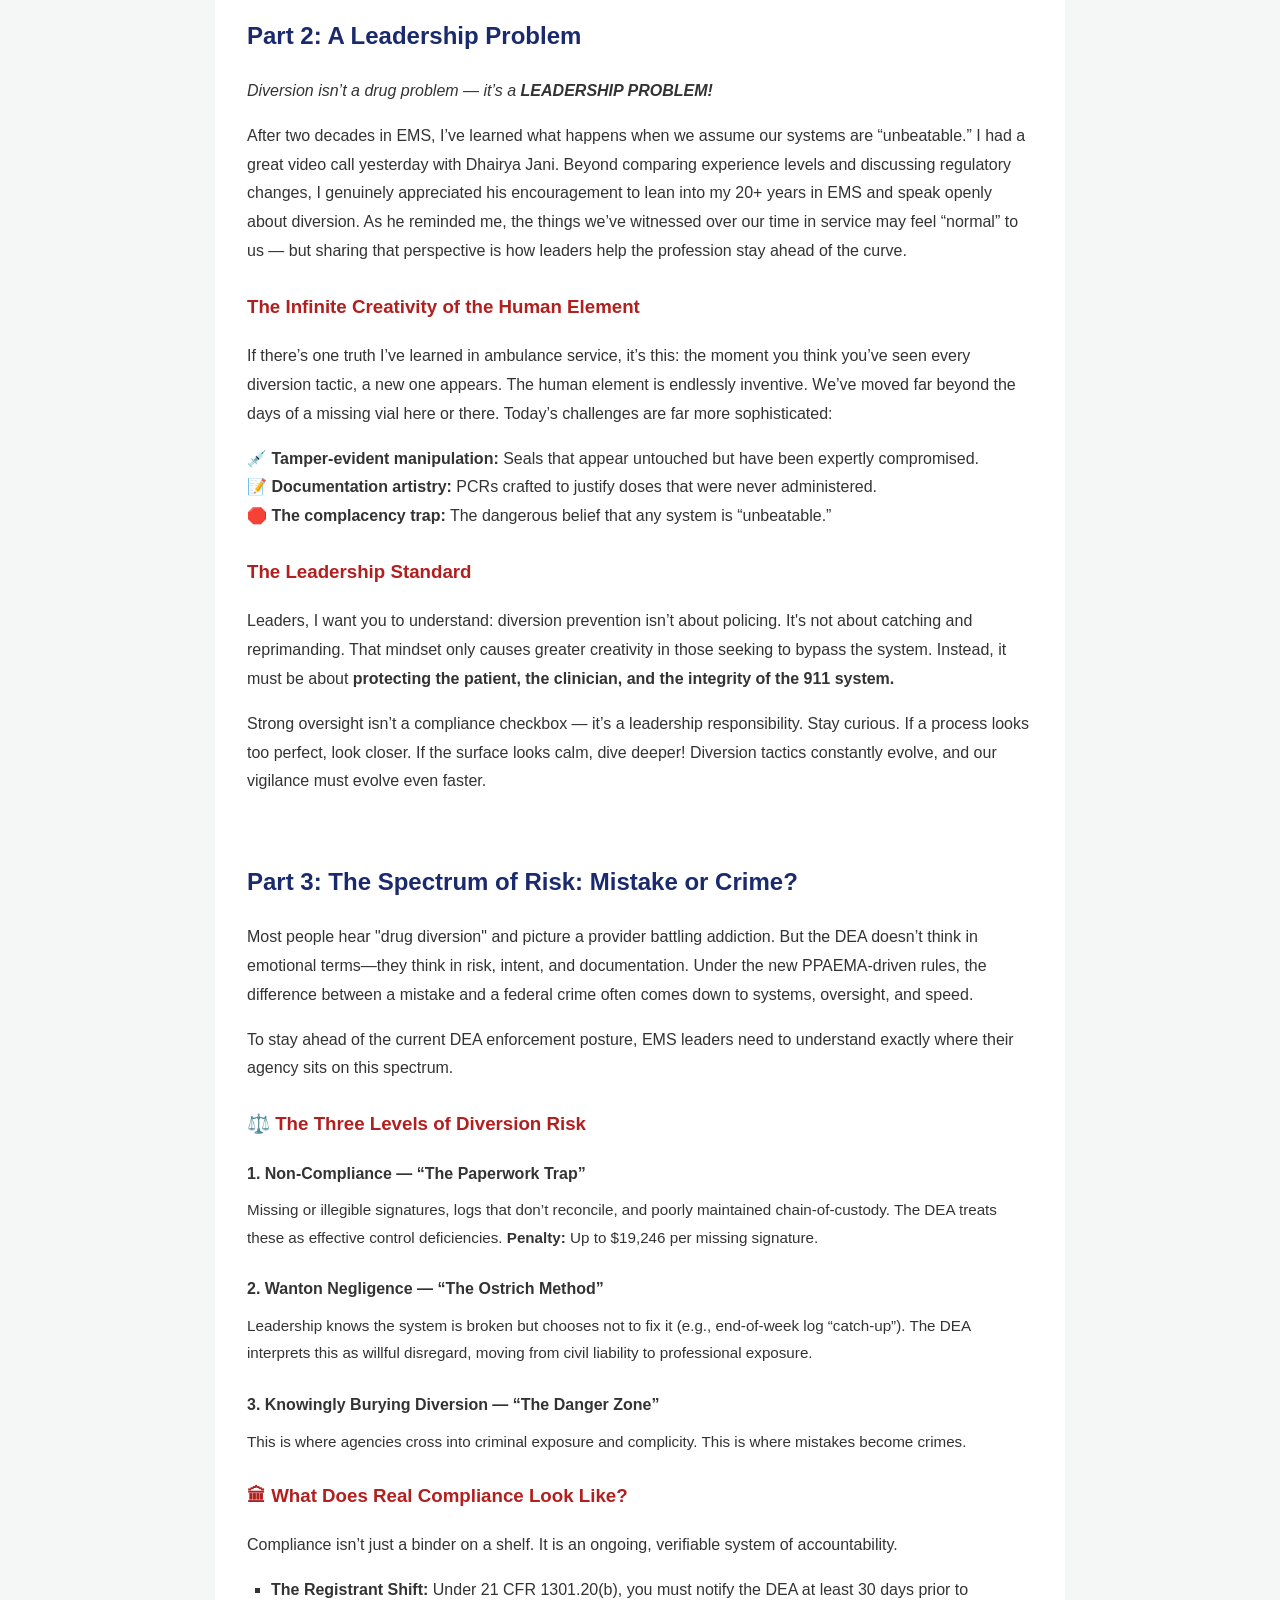
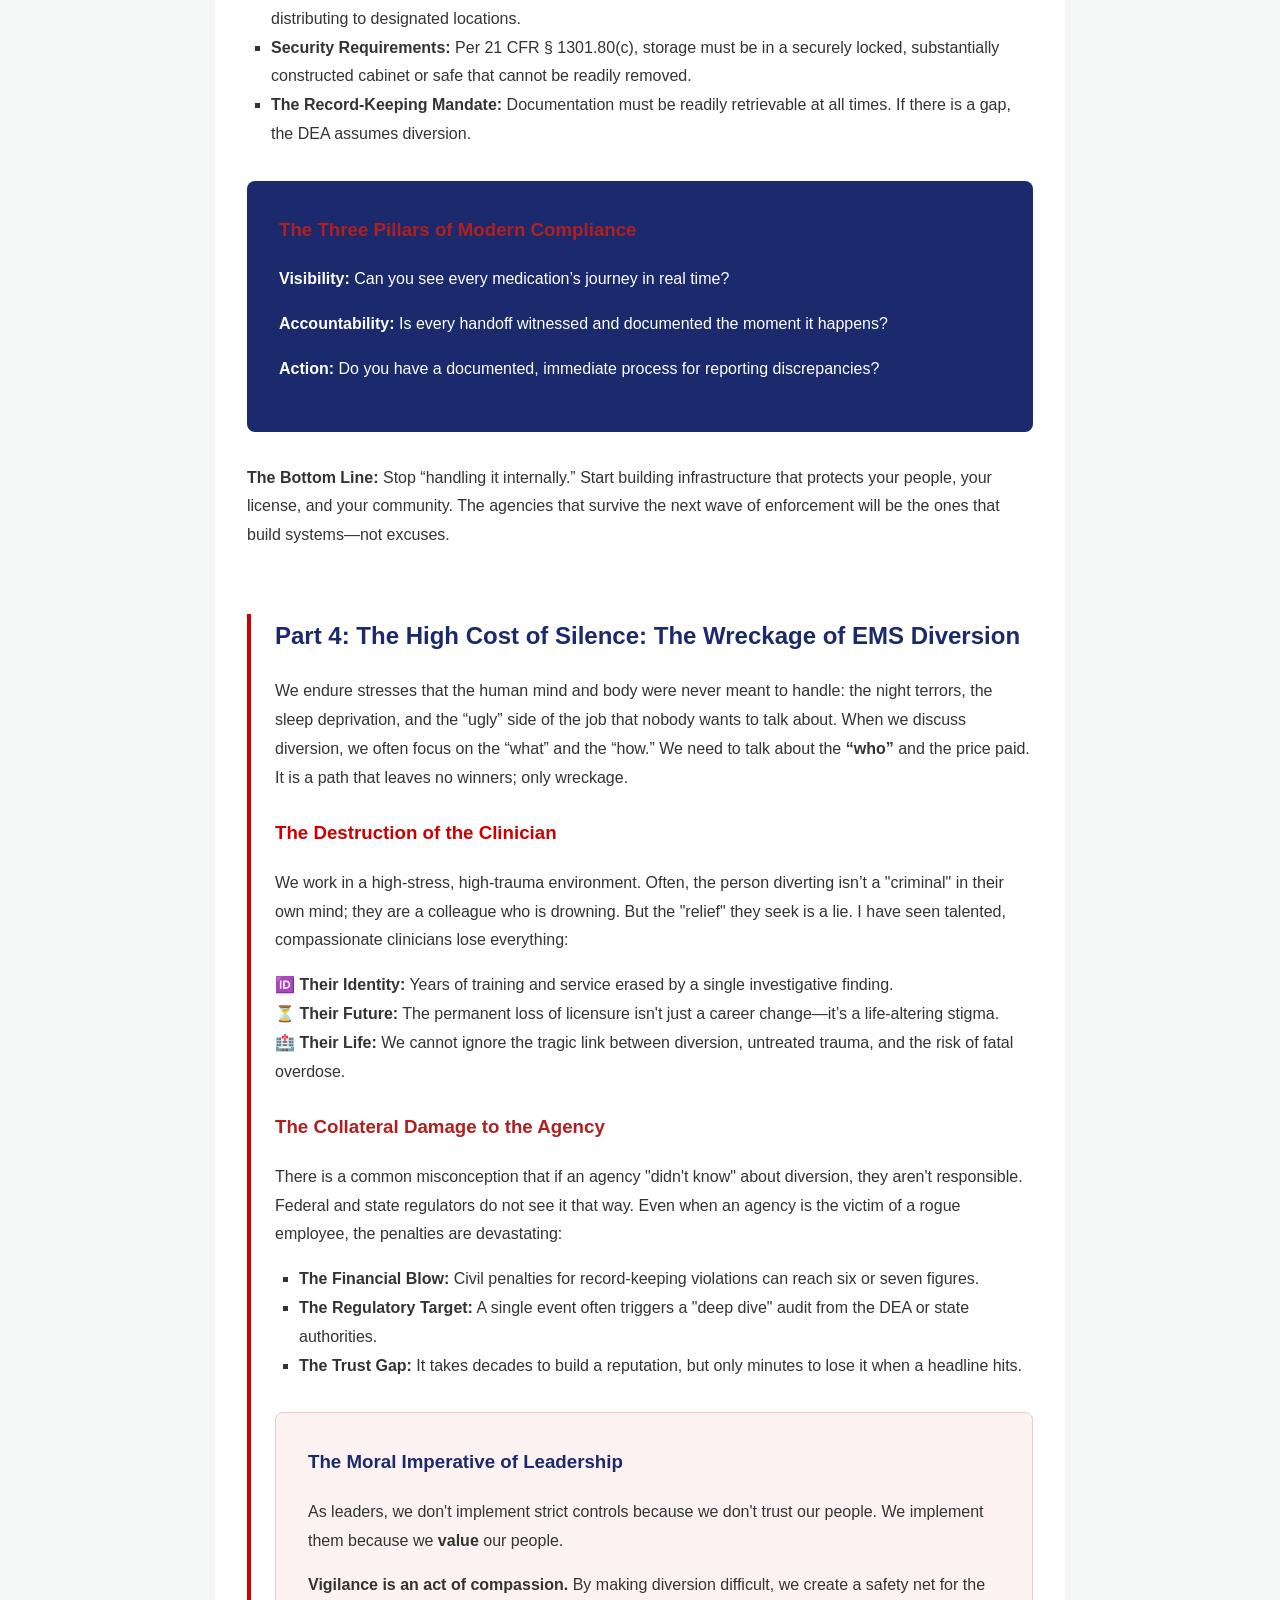
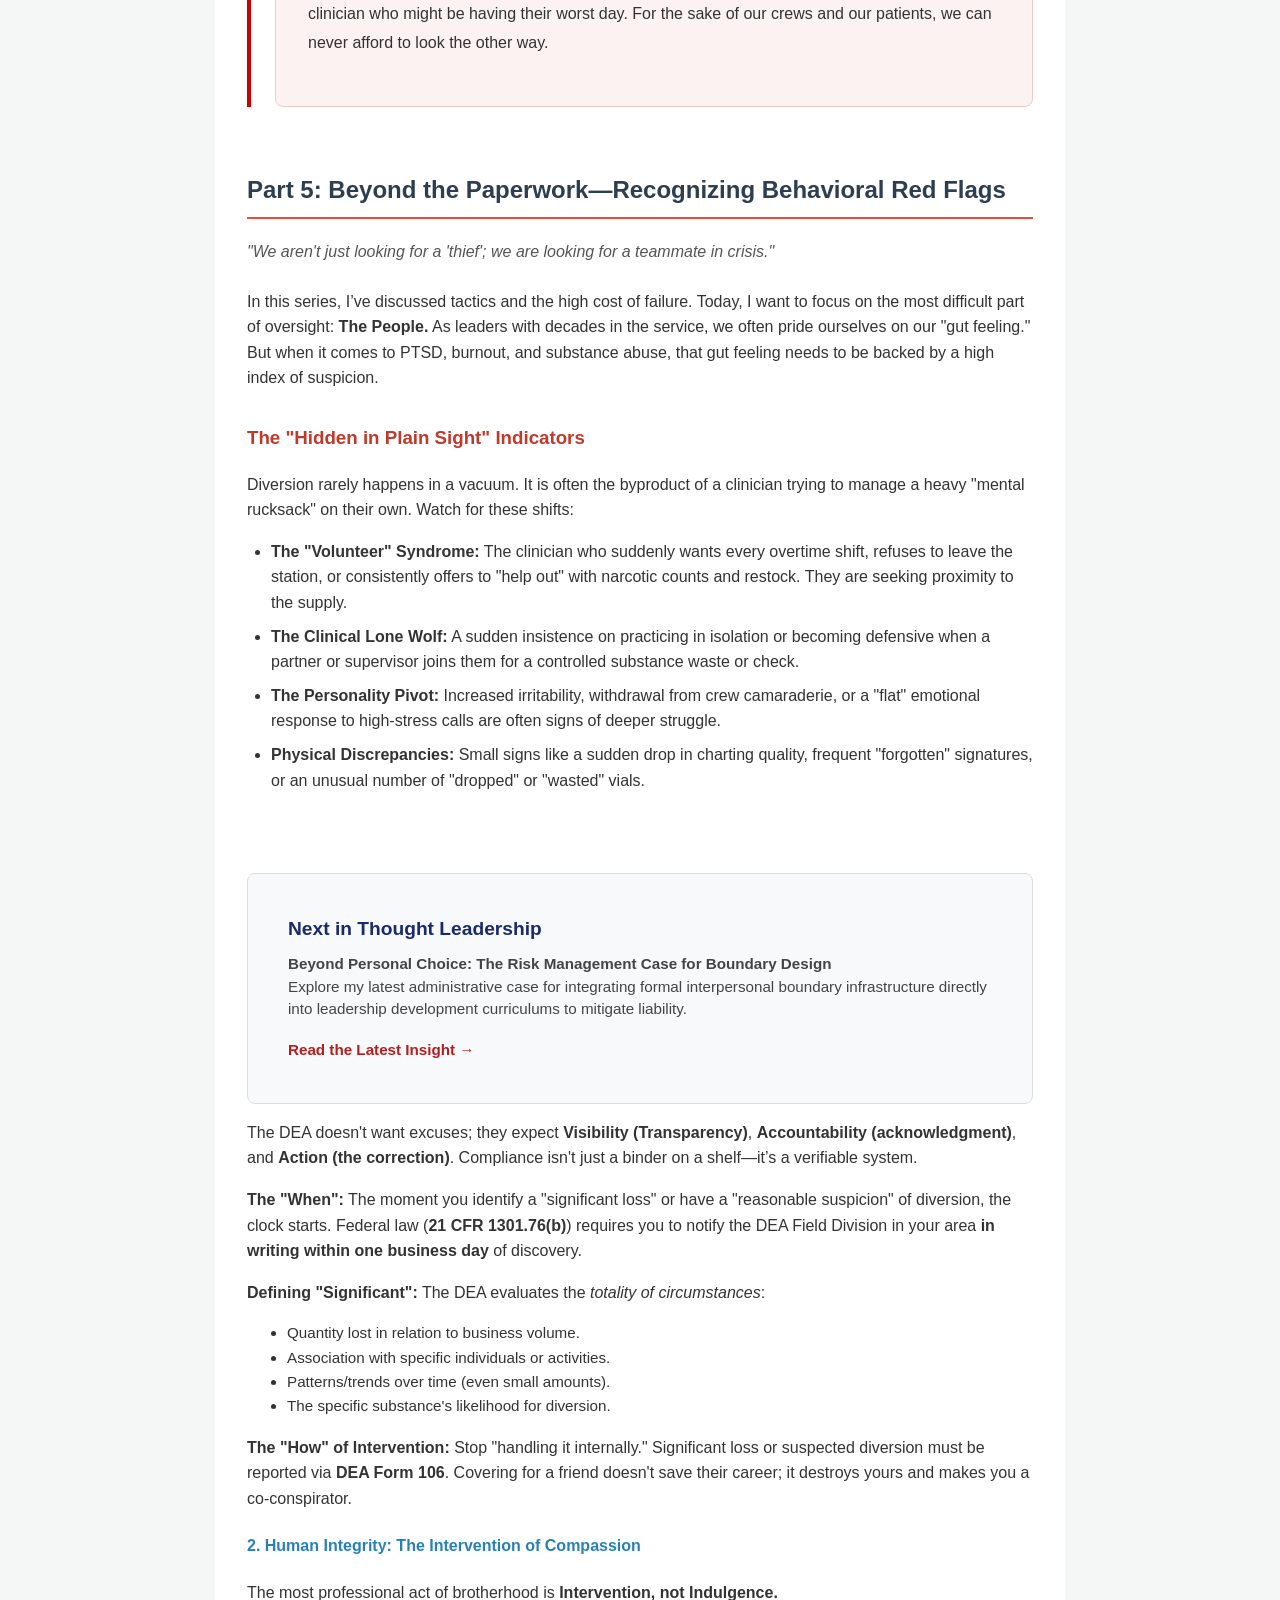
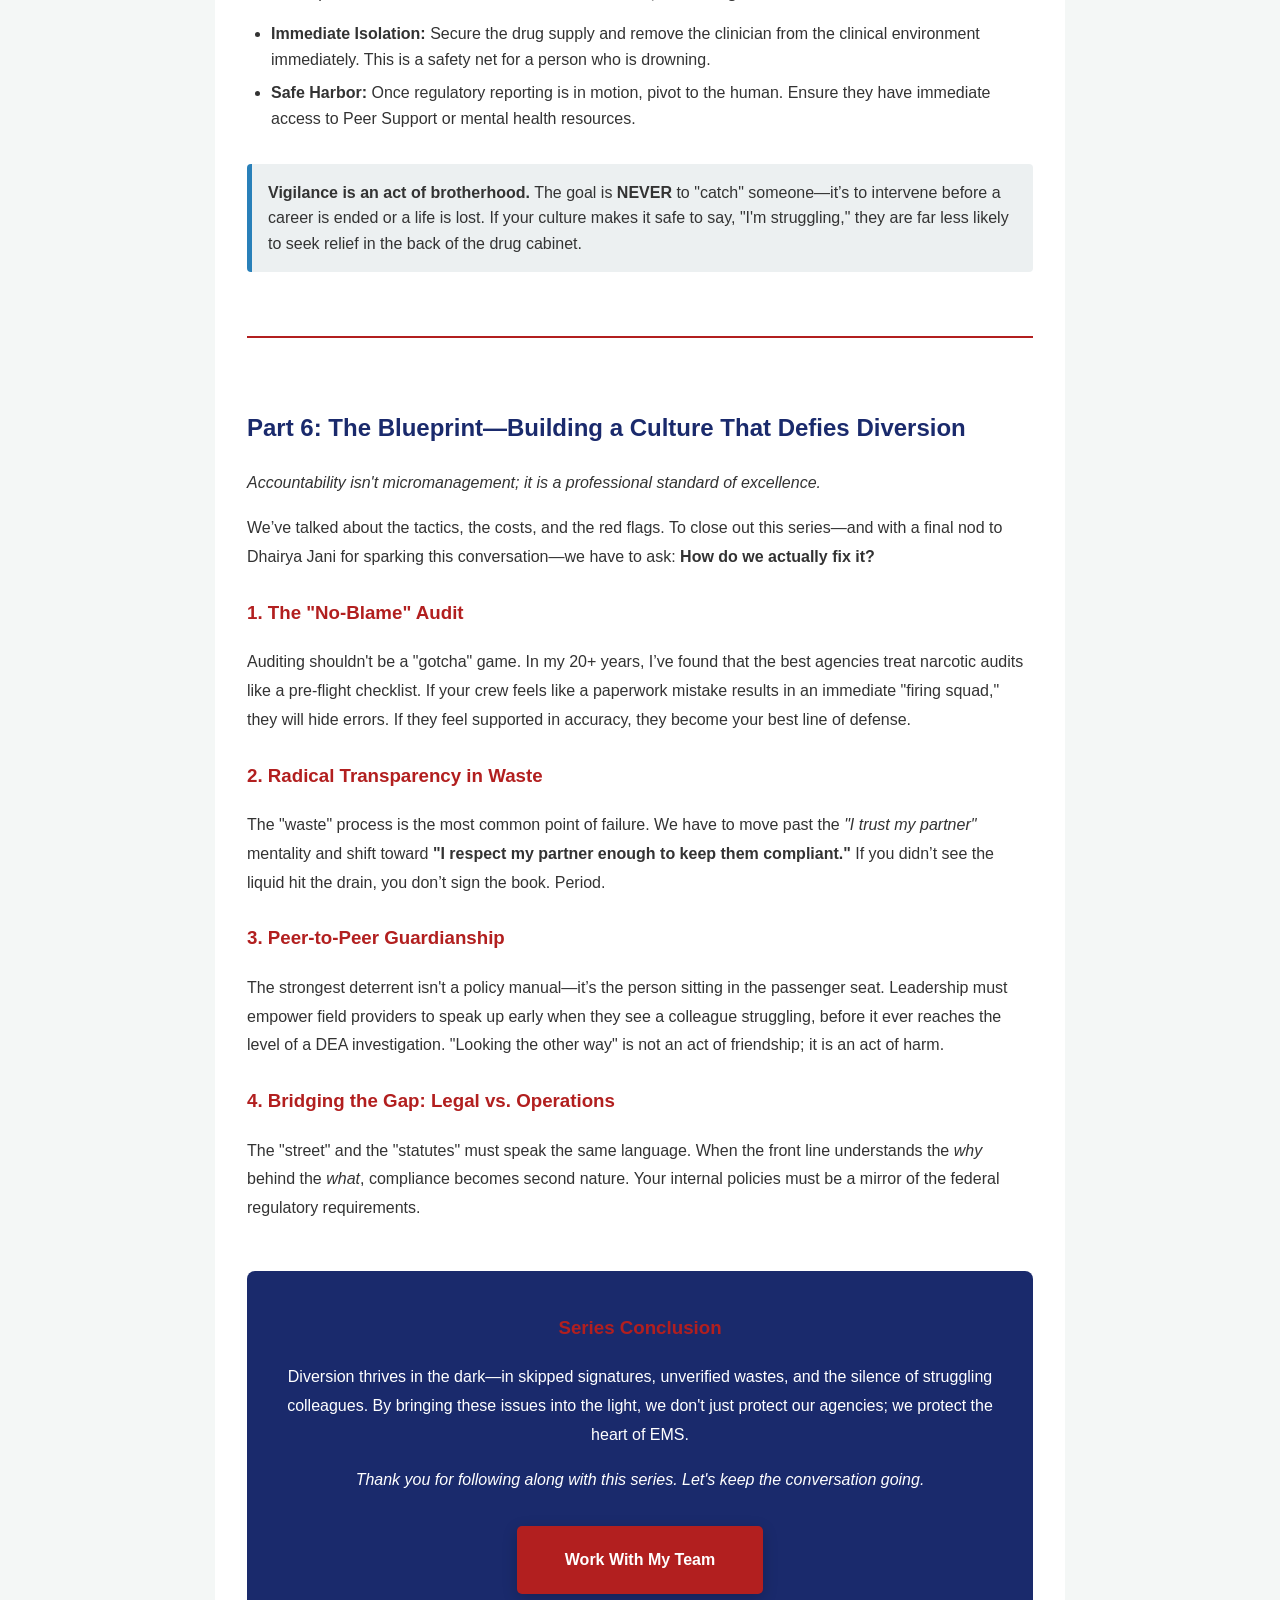
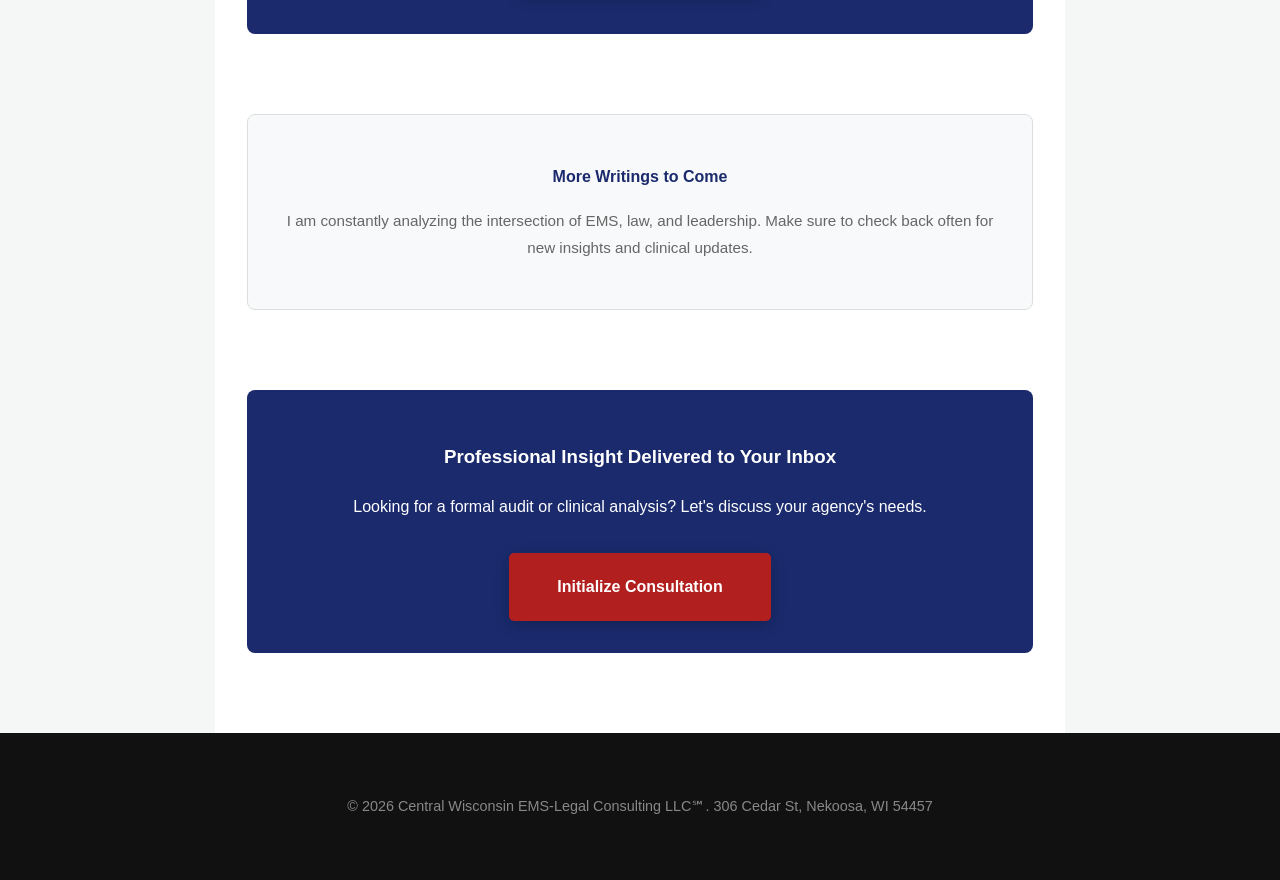
<file: street-smarts-series.html>
<!DOCTYPE html>
<html lang="en">
<head>
    <meta charset="UTF-8">
    <meta name="viewport" content="width=device-width, initial-scale=1.0">
    <title>Writings & Insights | Street Smarts Series</title>
    <link rel="stylesheet" href="style.css">
</head>
<body>

<nav>
    <a href="index.html" class="logo-nav">CW EMS-Legal℠</a>
    <div>
        <a href="index.html">Legal Consulting</a>
        <a href="agency.html">EMS Agency Consulting</a>
        <a href="writings.html" style="color: var(--secondary); font-weight: bold;">Writings & Insights</a>
        <a href="#contact">Contact</a>
    </div>
</nav>

<section id="series-content" style="max-width: 850px; margin: 0 auto; padding: 5rem 2rem; line-height: 1.8; background: #fff; color: #333;">
    <h1 style="color: var(--primary); margin-bottom: 0.5rem;">Street Smarts: Operational Excellence</h1>
    <p style="font-style: italic; color: #666; margin-bottom: 2rem;">A 6-Part Series on the Intersection of Clinical Reality and Strategic Leadership</p>

    <div style="background: #f8f9fa; padding: 1.5rem; border-left: 5px solid var(--secondary); margin-bottom: 3rem;">
        <p><strong>Executive Summary:</strong> This series was originally developed to address the growing gap between frontline clinical operations and executive-level regulatory oversight. It serves as a blueprint for leadership in high-stakes medical environments.</p>
    </div>

   <article id="part-1">
        <h2 style="color: var(--primary);">Part 1: The $19,246 Signature</h2>
        <p><em>Why the "Gray Area" in EMS is Dead</em></p>
        
        <p>I had a sobering video conference this afternoon with attorney Dhairya Jani. We were discussing the new landscape of EMS oversight, and he brought up a number that every leader in this industry needs to burn into their memory: <strong>$19,000.00</strong>.</p>
        
        <p>When Dhairya mentioned that figure, I’ll admit—it sounded high. So, I did what anyone who cares about the accuracy of the words they write would do: I went to the source and looked into the exact numbers for 2026 to see how they apply to us. It wasn't difficult; a simple search found it right away.</p>

        <p>Here is what it said, and why it should worry you: As of <strong>March 9, 2026</strong>, the PPAEMA Final Rule is officially in effect. EMS agencies are no longer allowed to be "guests" on a medical director’s license; we are, now, our own "registrant" category with the DEA. This is the professional recognition we’ve wanted for years, but it comes with a massive financial liability.</p>

        <h3 style="color: var(--secondary); margin-top: 1.5rem;">The Multiplication Problem</h3>
        <p>Federal penalties are "per violation." In an audit, the DEA doesn't just see "poor documentation" or "misfiled paperwork." They see a ledger of liabilities:</p>
        <ul style="list-style-type: none; padding-left: 0;">
            <li>❌ One missing signature on a waste log? <strong>$19,246</strong></li>
            <li>❌ One failure to maintain a biennial inventory? <strong>$19,246</strong></li>
            <li>❌ A missing storage site registration receipt? <strong>$19,246 / site</strong></li>
        </ul>
        
        <p>One medic with a "lazy" habit of not co-signing wastes for a month? You aren't looking at a simple HR issue; you are looking at a multi-million dollar exposure!</p>

        <h3 style="color: var(--secondary); margin-top: 1.5rem;">The End of "We Didn't Know"</h3>
        <p>The "gray area" we used to operate in is gone. Under the new rules, the buck stops with the Agency Registration—<strong>Your DEA number</strong>. Whether it’s a rogue employee or just a lack of oversight, the federal government now has a direct, clear path to hold your organization—and its budget—accountable.</p>

        <p>I want to thank Dhairya for the conversation today and for the "professional push" to share these findings. My goal with this series is to bridge the gap between the legal statutes and the hard reality of the street.</p>

        <p><strong>Vigilance is no longer optional, and complacency equals service death.</strong> This is a matter of urgency and agency survival.</p>
    </article>

    <article id="part-2" style="margin-top: 4rem;">
        <h2 style="color: var(--primary);">Part 2: A Leadership Problem</h2>
        <p><em>Diversion isn’t a drug problem — it’s a <strong>LEADERSHIP PROBLEM!</strong></em></p>
        
        <p>After two decades in EMS, I’ve learned what happens when we assume our systems are “unbeatable.” I had a great video call yesterday with Dhairya Jani. Beyond comparing experience levels and discussing regulatory changes, I genuinely appreciated his encouragement to lean into my 20+ years in EMS and speak openly about diversion. As he reminded me, the things we’ve witnessed over our time in service may feel “normal” to us — but sharing that perspective is how leaders help the profession stay ahead of the curve.</p>

        <h3 style="color: var(--secondary); margin-top: 1.5rem;">The Infinite Creativity of the Human Element</h3>
        <p>If there’s one truth I’ve learned in ambulance service, it’s this: the moment you think you’ve seen every diversion tactic, a new one appears. The human element is endlessly inventive. We’ve moved far beyond the days of a missing vial here or there. Today’s challenges are far more sophisticated:</p>
        
        <ul style="list-style-type: none; padding-left: 0;">
            <li>💉 <strong>Tamper‑evident manipulation:</strong> Seals that appear untouched but have been expertly compromised.</li>
            <li>📝 <strong>Documentation artistry:</strong> PCRs crafted to justify doses that were never administered.</li>
            <li>🛑 <strong>The complacency trap:</strong> The dangerous belief that any system is “unbeatable.”</li>
        </ul>

        <h3 style="color: var(--secondary); margin-top: 1.5rem;">The Leadership Standard</h3>
        <p>Leaders, I want you to understand: diversion prevention isn’t about policing. It's not about catching and reprimanding. That mindset only causes greater creativity in those seeking to bypass the system. Instead, it must be about <strong>protecting the patient, the clinician, and the integrity of the 911 system.</strong></p>
        
        <p>Strong oversight isn’t a compliance checkbox — it’s a leadership responsibility. Stay curious. If a process looks too perfect, look closer. If the surface looks calm, dive deeper! Diversion tactics constantly evolve, and our vigilance must evolve even faster.</p>
    </article>

    <article id="part-3" style="margin-top: 4rem;">
        <h2 style="color: var(--primary);">Part 3: The Spectrum of Risk: Mistake or Crime?</h2>
        <p>Most people hear "drug diversion" and picture a provider battling addiction. But the DEA doesn’t think in emotional terms—they think in risk, intent, and documentation. Under the new PPAEMA-driven rules, the difference between a mistake and a federal crime often comes down to systems, oversight, and speed.</p>
        
        <p>To stay ahead of the current DEA enforcement posture, EMS leaders need to understand exactly where their agency sits on this spectrum.</p>

        <h3 style="color: var(--secondary); margin-top: 1.5rem;">⚖️ The Three Levels of Diversion Risk</h3>
        
        <div style="margin-bottom: 1.5rem;">
            <strong>1. Non-Compliance — “The Paperwork Trap”</strong>
            <p style="margin-top: 0.5rem; font-size: 0.95rem;">Missing or illegible signatures, logs that don’t reconcile, and poorly maintained chain-of-custody. The DEA treats these as effective control deficiencies. <strong>Penalty:</strong> Up to $19,246 per missing signature.</p>
        </div>

        <div style="margin-bottom: 1.5rem;">
            <strong>2. Wanton Negligence — “The Ostrich Method”</strong>
            <p style="margin-top: 0.5rem; font-size: 0.95rem;">Leadership knows the system is broken but chooses not to fix it (e.g., end-of-week log “catch-up”). The DEA interprets this as willful disregard, moving from civil liability to professional exposure.</p>
        </div>

        <div style="margin-bottom: 1.5rem;">
            <strong>3. Knowingly Burying Diversion — “The Danger Zone”</strong>
            <p style="margin-top: 0.5rem; font-size: 0.95rem;">This is where agencies cross into criminal exposure and complicity. This is where mistakes become crimes.</p>
        </div>

        <h3 style="color: var(--secondary); margin-top: 1.5rem;">🏛 What Does Real Compliance Look Like?</h3>
        <p>Compliance isn’t just a binder on a shelf. It is an ongoing, verifiable system of accountability.</p>
        
        <ul style="list-style-type: square; padding-left: 1.5rem;">
            <li><strong>The Registrant Shift:</strong> Under 21 CFR 1301.20(b), you must notify the DEA at least 30 days prior to distributing to designated locations.</li>
            <li><strong>Security Requirements:</strong> Per 21 CFR § 1301.80(c), storage must be in a securely locked, substantially constructed cabinet or safe that cannot be readily removed.</li>
            <li><strong>The Record-Keeping Mandate:</strong> Documentation must be readily retrievable at all times. If there is a gap, the DEA assumes diversion.</li>
        </ul>

        <div style="background: var(--primary); color: white; padding: 2rem; border-radius: 8px; margin-top: 2rem;">
            <h3 style="color: var(--secondary); margin-top: 0;">The Three Pillars of Modern Compliance</h3>
            <p><strong>Visibility:</strong> Can you see every medication’s journey in real time?</p>
            <p><strong>Accountability:</strong> Is every handoff witnessed and documented the moment it happens?</p>
            <p><strong>Action:</strong> Do you have a documented, immediate process for reporting discrepancies?</p>
        </div>

        <p style="margin-top: 2rem;"><strong>The Bottom Line:</strong> Stop “handling it internally.” Start building infrastructure that protects your people, your license, and your community. The agencies that survive the next wave of enforcement will be the ones that build systems—not excuses.</p>
    </article>

    <article id="part-4" style="margin-top: 4rem; border-left: 4px solid #cc0000; padding-left: 1.5rem;">
        <h2 style="color: var(--primary);">Part 4: The High Cost of Silence: The Wreckage of EMS Diversion</h2>
        <p>We endure stresses that the human mind and body were never meant to handle: the night terrors, the sleep deprivation, and the “ugly” side of the job that nobody wants to talk about. When we discuss diversion, we often focus on the “what” and the “how.” We need to talk about the <strong>“who”</strong> and the price paid. It is a path that leaves no winners; only wreckage.</p>

        <h3 style="color: #cc0000; margin-top: 1.5rem;">The Destruction of the Clinician</h3>
        <p>We work in a high-stress, high-trauma environment. Often, the person diverting isn’t a "criminal" in their own mind; they are a colleague who is drowning. But the "relief" they seek is a lie. I have seen talented, compassionate clinicians lose everything:</p>
        
        <ul style="list-style-type: none; padding-left: 0;">
            <li>🆔 <strong>Their Identity:</strong> Years of training and service erased by a single investigative finding.</li>
            <li>⏳ <strong>Their Future:</strong> The permanent loss of licensure isn't just a career change—it’s a life-altering stigma.</li>
            <li>🏥 <strong>Their Life:</strong> We cannot ignore the tragic link between diversion, untreated trauma, and the risk of fatal overdose.</li>
        </ul>

        <h3 style="color: var(--secondary); margin-top: 1.5rem;">The Collateral Damage to the Agency</h3>
        <p>There is a common misconception that if an agency "didn't know" about diversion, they aren't responsible. Federal and state regulators do not see it that way. Even when an agency is the victim of a rogue employee, the penalties are devastating:</p>
        
        <ul style="list-style-type: square; padding-left: 1.5rem;">
            <li><strong>The Financial Blow:</strong> Civil penalties for record-keeping violations can reach six or seven figures.</li>
            <li><strong>The Regulatory Target:</strong> A single event often triggers a "deep dive" audit from the DEA or state authorities.</li>
            <li><strong>The Trust Gap:</strong> It takes decades to build a reputation, but only minutes to lose it when a headline hits.</li>
        </ul>

        <div style="background: #fdf2f2; padding: 2rem; border-radius: 8px; margin-top: 2rem; border: 1px solid #eccaca;">
            <h3 style="color: var(--primary); margin-top: 0;">The Moral Imperative of Leadership</h3>
            <p>As leaders, we don't implement strict controls because we don't trust our people. We implement them because we <strong>value</strong> our people.</p>
            <p><strong>Vigilance is an act of compassion.</strong> By making diversion difficult, we create a safety net for the clinician who might be having their worst day. For the sake of our crews and our patients, we can never afford to look the other way.</p>
        </div>
    </article>

   <article id="part-5" style="margin-top: 4rem; line-height: 1.6;">
    <h2 style="color: #2c3e50; border-bottom: 2px solid #e74c3c; padding-bottom: 0.5rem;">Part 5: Beyond the Paperwork—Recognizing Behavioral Red Flags</h2>
    
    <p style="font-style: italic; color: #555; margin-bottom: 1.5rem;">"We aren't just looking for a 'thief'; we are looking for a teammate in crisis."</p>

    <p>In this series, I’ve discussed tactics and the high cost of failure. Today, I want to focus on the most difficult part of oversight: <strong>The People.</strong> As leaders with decades in the service, we often pride ourselves on our "gut feeling." But when it comes to PTSD, burnout, and substance abuse, that gut feeling needs to be backed by a high index of suspicion.</p>

    <h3 style="color: #c0392b; margin-top: 2rem;">The "Hidden in Plain Sight" Indicators</h3>
    <p>Diversion rarely happens in a vacuum. It is often the byproduct of a clinician trying to manage a heavy "mental rucksack" on their own. Watch for these shifts:</p>
    
    <ul style="padding-left: 1.5rem; margin-bottom: 2rem;">
        <li style="margin-bottom: 0.5rem;"><strong>The "Volunteer" Syndrome:</strong> The clinician who suddenly wants every overtime shift, refuses to leave the station, or consistently offers to "help out" with narcotic counts and restock. They are seeking proximity to the supply.</li>
        <li style="margin-bottom: 0.5rem;"><strong>The Clinical Lone Wolf:</strong> A sudden insistence on practicing in isolation or becoming defensive when a partner or supervisor joins them for a controlled substance waste or check.</li>
        <li style="margin-bottom: 0.5rem;"><strong>The Personality Pivot:</strong> Increased irritability, withdrawal from crew camaraderie, or a "flat" emotional response to high-stress calls are often signs of deeper struggle.</li>
        <li style="margin-bottom: 0.5rem;"><strong>Physical Discrepancies:</strong> Small signs like a sudden drop in charting quality, frequent "forgotten" signatures, or an unusual number of "dropped" or "wasted" vials.</li>
    </ul>

  <div style="margin-top: 5rem; padding: 2.5rem; background: #f8f9fa; border-radius: 8px; border: 1px solid #ddd; display: flex; align-items: center; gap: 25px; flex-wrap: wrap;">
        <div style="flex: 1; min-width: 280px; text-align: left;">
            <p style="font-weight: bold; color: var(--primary); margin: 0 0 0.5rem 0; font-size: 1.2rem;">Next in Thought Leadership</p>
            <p style="color: #444; font-size: 0.95rem; margin: 0 0 1rem 0; line-height: 1.5;">
                <strong>Beyond Personal Choice: The Risk Management Case for Boundary Design</strong><br>
                Explore my latest administrative case for integrating formal interpersonal boundary infrastructure directly into leadership development curriculums to mitigate liability.
            </p>
            <a href="writings.html" style="color: var(--secondary); font-weight: bold; text-decoration: none; font-size: 0.95rem;">Read the Latest Insight →</a>
        </div>
    </div>
        <p>The DEA doesn't want excuses; they expect <strong>Visibility (Transparency)</strong>, <strong>Accountability (acknowledgment)</strong>, and <strong>Action (the correction)</strong>. Compliance isn't just a binder on a shelf—it’s a verifiable system.</p>
        
        <p><strong>The "When":</strong> The moment you identify a "significant loss" or have a "reasonable suspicion" of diversion, the clock starts. Federal law (<strong>21 CFR 1301.76(b)</strong>) requires you to notify the DEA Field Division in your area <strong>in writing within one business day</strong> of discovery.</p>
        
        <p><strong>Defining "Significant":</strong> The DEA evaluates the <em>totality of circumstances</em>:</p>
        <ul style="font-size: 0.95rem;">
            <li>Quantity lost in relation to business volume.</li>
            <li>Association with specific individuals or activities.</li>
            <li>Patterns/trends over time (even small amounts).</li>
            <li>The specific substance's likelihood for diversion.</li>
        </ul>

        <p><strong>The "How" of Intervention:</strong> Stop "handling it internally." Significant loss or suspected diversion must be reported via <strong>DEA Form 106</strong>. Covering for a friend doesn't save their career; it destroys yours and makes you a co-conspirator.</p>
    </div>

    <h4 style="color: #2980b9;">2. Human Integrity: The Intervention of Compassion</h4>
    <p>The most professional act of brotherhood is <strong>Intervention, not Indulgence.</strong></p>
    
    <ul style="padding-left: 1.5rem;">
        <li style="margin-bottom: 0.5rem;"><strong>Immediate Isolation:</strong> Secure the drug supply and remove the clinician from the clinical environment immediately. This is a safety net for a person who is drowning.</li>
        <li style="margin-bottom: 0.5rem;"><strong>Safe Harbor:</strong> Once regulatory reporting is in motion, pivot to the human. Ensure they have immediate access to Peer Support or mental health resources.</li>
    </ul>

    <p style="background: #ecf0f1; padding: 1rem; border-radius: 4px; border-left: 5px solid #2980b9; margin-top: 2rem;">
        <strong>Vigilance is an act of brotherhood.</strong> The goal is <strong>NEVER</strong> to "catch" someone—it’s to intervene before a career is ended or a life is lost. If your culture makes it safe to say, "I'm struggling," they are far less likely to seek relief in the back of the drug cabinet.
    </p>
</article>

    <article id="part-6" style="margin-top: 4rem; border-top: 2px solid var(--secondary); padding-top: 3rem;">
        <h2 style="color: var(--primary);">Part 6: The Blueprint—Building a Culture That Defies Diversion</h2>
        <p><em>Accountability isn't micromanagement; it is a professional standard of excellence.</em></p>
        
        <p>We’ve talked about the tactics, the costs, and the red flags. To close out this series—and with a final nod to Dhairya Jani for sparking this conversation—we have to ask: <strong>How do we actually fix it?</strong></p>

        <h3 style="color: var(--secondary); margin-top: 1.5rem;">1. The "No-Blame" Audit</h3>
        <p>Auditing shouldn't be a "gotcha" game. In my 20+ years, I’ve found that the best agencies treat narcotic audits like a pre-flight checklist. If your crew feels like a paperwork mistake results in an immediate "firing squad," they will hide errors. If they feel supported in accuracy, they become your best line of defense.</p>

        <h3 style="color: var(--secondary); margin-top: 1.5rem;">2. Radical Transparency in Waste</h3>
        <p>The "waste" process is the most common point of failure. We have to move past the <em>"I trust my partner"</em> mentality and shift toward <strong>"I respect my partner enough to keep them compliant."</strong> If you didn’t see the liquid hit the drain, you don’t sign the book. Period.</p>

        <h3 style="color: var(--secondary); margin-top: 1.5rem;">3. Peer-to-Peer Guardianship</h3>
        <p>The strongest deterrent isn't a policy manual—it’s the person sitting in the passenger seat. Leadership must empower field providers to speak up early when they see a colleague struggling, before it ever reaches the level of a DEA investigation. "Looking the other way" is not an act of friendship; it is an act of harm.</p>

        <h3 style="color: var(--secondary); margin-top: 1.5rem;">4. Bridging the Gap: Legal vs. Operations</h3>
        <p>The "street" and the "statutes" must speak the same language. When the front line understands the <em>why</em> behind the <em>what</em>, compliance becomes second nature. Your internal policies must be a mirror of the federal regulatory requirements.</p>

        <div style="background: var(--primary); color: white; padding: 2.5rem; border-radius: 8px; margin-top: 3rem; text-align: center;">
            <h3 style="color: var(--secondary); margin-top: 0;">Series Conclusion</h3>
            <p>Diversion thrives in the dark—in skipped signatures, unverified wastes, and the silence of struggling colleagues. By bringing these issues into the light, we don't just protect our agencies; we protect the heart of EMS.</p>
            <p style="font-style: italic; margin-top: 1rem;">Thank you for following along with this series. Let's keep the conversation going.</p>
            <a href="index.html#contact" class="cta-button" style="background: var(--secondary); display: inline-block; margin-top: 1rem;">Work With My Team</a>
        </div>
    </article>

   <div style="margin-top: 5rem; padding: 2rem; background: #f8f9fa; border-radius: 8px; text-align: center; border: 1px solid #ddd;">
        <p style="font-weight: bold; color: var(--primary); margin-bottom: 0.5rem;">More Writings to Come</p>
        <p style="color: #666; font-size: 0.95rem;">I am constantly analyzing the intersection of EMS, law, and leadership. Make sure to check back often for new insights and clinical updates.</p>
    </div>

    <div style="margin-top: 5rem; padding: 2rem; background: var(--primary); color: white; border-radius: 8px; text-align: center;">
        <h3>Professional Insight Delivered to Your Inbox</h3>
        <p>Looking for a formal audit or clinical analysis? Let's discuss your agency's needs.</p>
        <a href="index.html#contact" class="cta-button" style="background: var(--secondary); display: inline-block; margin-top: 1rem;">Initialize Consultation</a>
    </div>
</section>

<footer>
    <p>&copy; 2026 Central Wisconsin EMS-Legal Consulting LLC℠. 306 Cedar St, Nekoosa, WI 54457</p>
</footer>

</body>
</html>
</file>
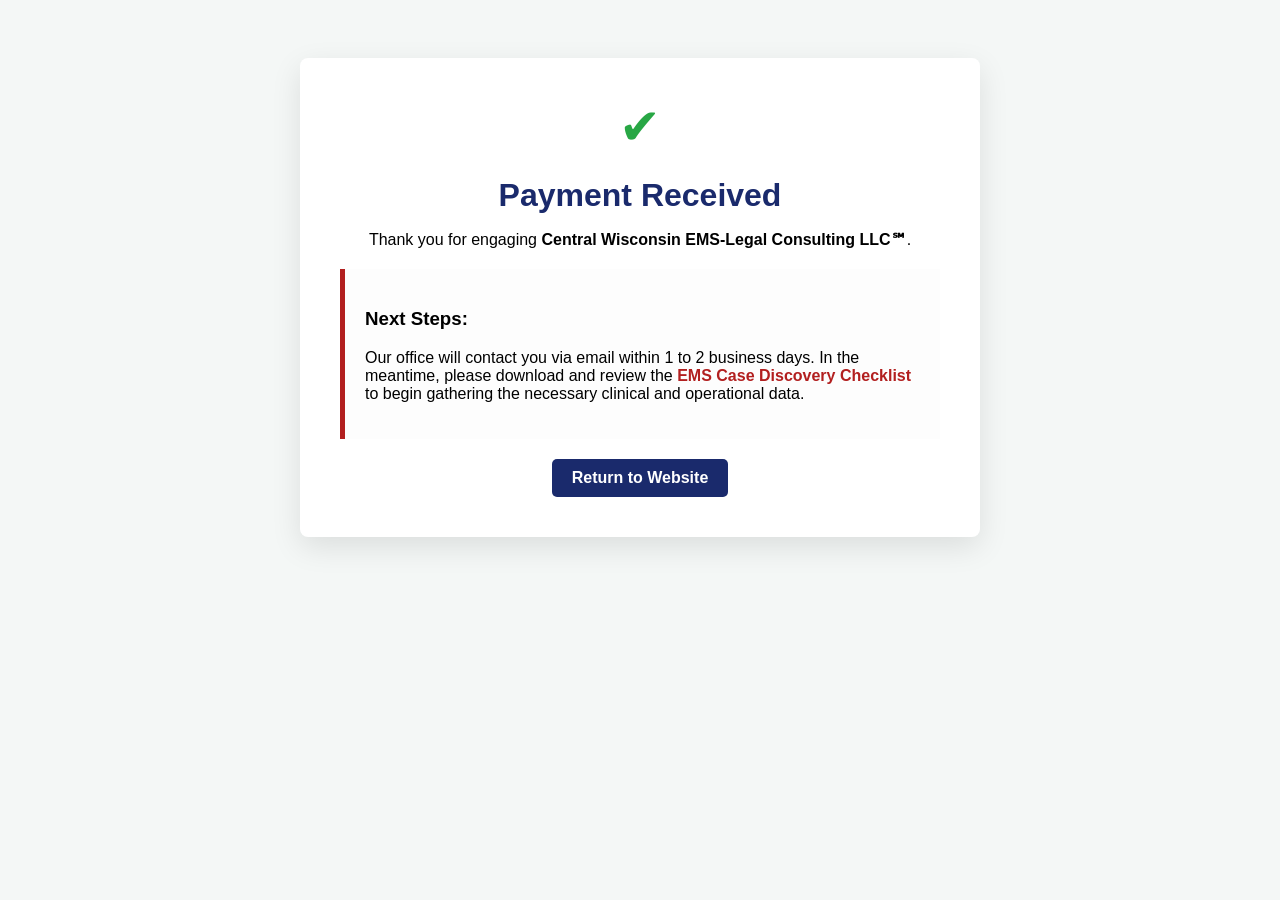
<file: thanks.html>
<!DOCTYPE html>
<html lang="en">
<head>
    <meta charset="UTF-8">
    <meta name="viewport" content="width=device-width, initial-scale=1.0">
    <title>Payment Received | CW EMS-Legal&#8480;</title>
    <style>
        body { font-family: 'Helvetica Neue', Arial, sans-serif; text-align: center; padding: 50px; background-color: #f4f7f6; }
        .card { background: white; padding: 40px; border-radius: 8px; box-shadow: 0 10px 30px rgba(0,0,0,0.1); max-width: 600px; margin: 0 auto; }
        .check { color: #28a745; font-size: 50px; }
        h1 { color: #1a2a6c; margin-bottom: 10px; }
        .next-steps { text-align: left; background: #fdfdfd; padding: 20px; border-left: 5px solid #b21f1f; margin-top: 20px; }
        .btn { background: #1a2a6c; color: white; padding: 10px 20px; text-decoration: none; border-radius: 5px; display: inline-block; margin-top: 20px; transition: 0.3s; }
        .btn:hover { background: #b21f1f; }
        a { color: #b21f1f; font-weight: bold; text-decoration: none; }
        a:hover { text-decoration: underline; }
    </style>
</head>
<body>
    <div class="card">
        <div class="check">✔</div>
        <h1 id="headline">Payment Received</h1>
        <p>Thank you for engaging <strong>Central Wisconsin EMS-Legal Consulting LLC&#8480;</strong>.</p>
        
        <div class="next-steps">
            <h3 id="service-title">Next Steps:</h3>
            <p id="service-desc">Your request is being processed. You will receive a confirmation email within 1 to 2 business days.</p>
        </div>

        <a href="index.html" class="btn">Return to Website</a>
    </div>

    <script>
        // Captures the ?type= from the URL
        const urlParams = new URLSearchParams(window.location.search);
        const type = urlParams.get('type');
        
        const title = document.getElementById('service-title');
        const desc = document.getElementById('service-desc');
        const headline = document.getElementById('headline');

        const timeframe = "Our office will contact you via email within 1 to 2 business days. ";
        const checklist = "In the meantime, please download and review the <a href='EMS Case Discovery Checklist.pdf'>EMS Case Discovery Checklist</a> to begin gathering the necessary clinical and operational data.";

        if (type === 'merit') {
            headline.innerHTML = "Merit Review Initialized&#8480;";
            title.innerText = "Phase I: Merit Screening";
            desc.innerHTML = timeframe + checklist + "<br><br><em>Note: Preliminary reports are typically delivered 7-10 business days after all records are received.</em>";
        } else if (type === 'retainer') {
            headline.innerHTML = "Case Retainer Confirmed&#8480;";
            title.innerText = "Phase II: Comprehensive Support";
            desc.innerHTML = timeframe + "We will schedule a formal strategy call shortly to finalize the litigation support timeline. " + checklist;
        } else {
            // General fallback text
            desc.innerHTML = timeframe + checklist;
        }
    </script>
</body>
</html>
</file>
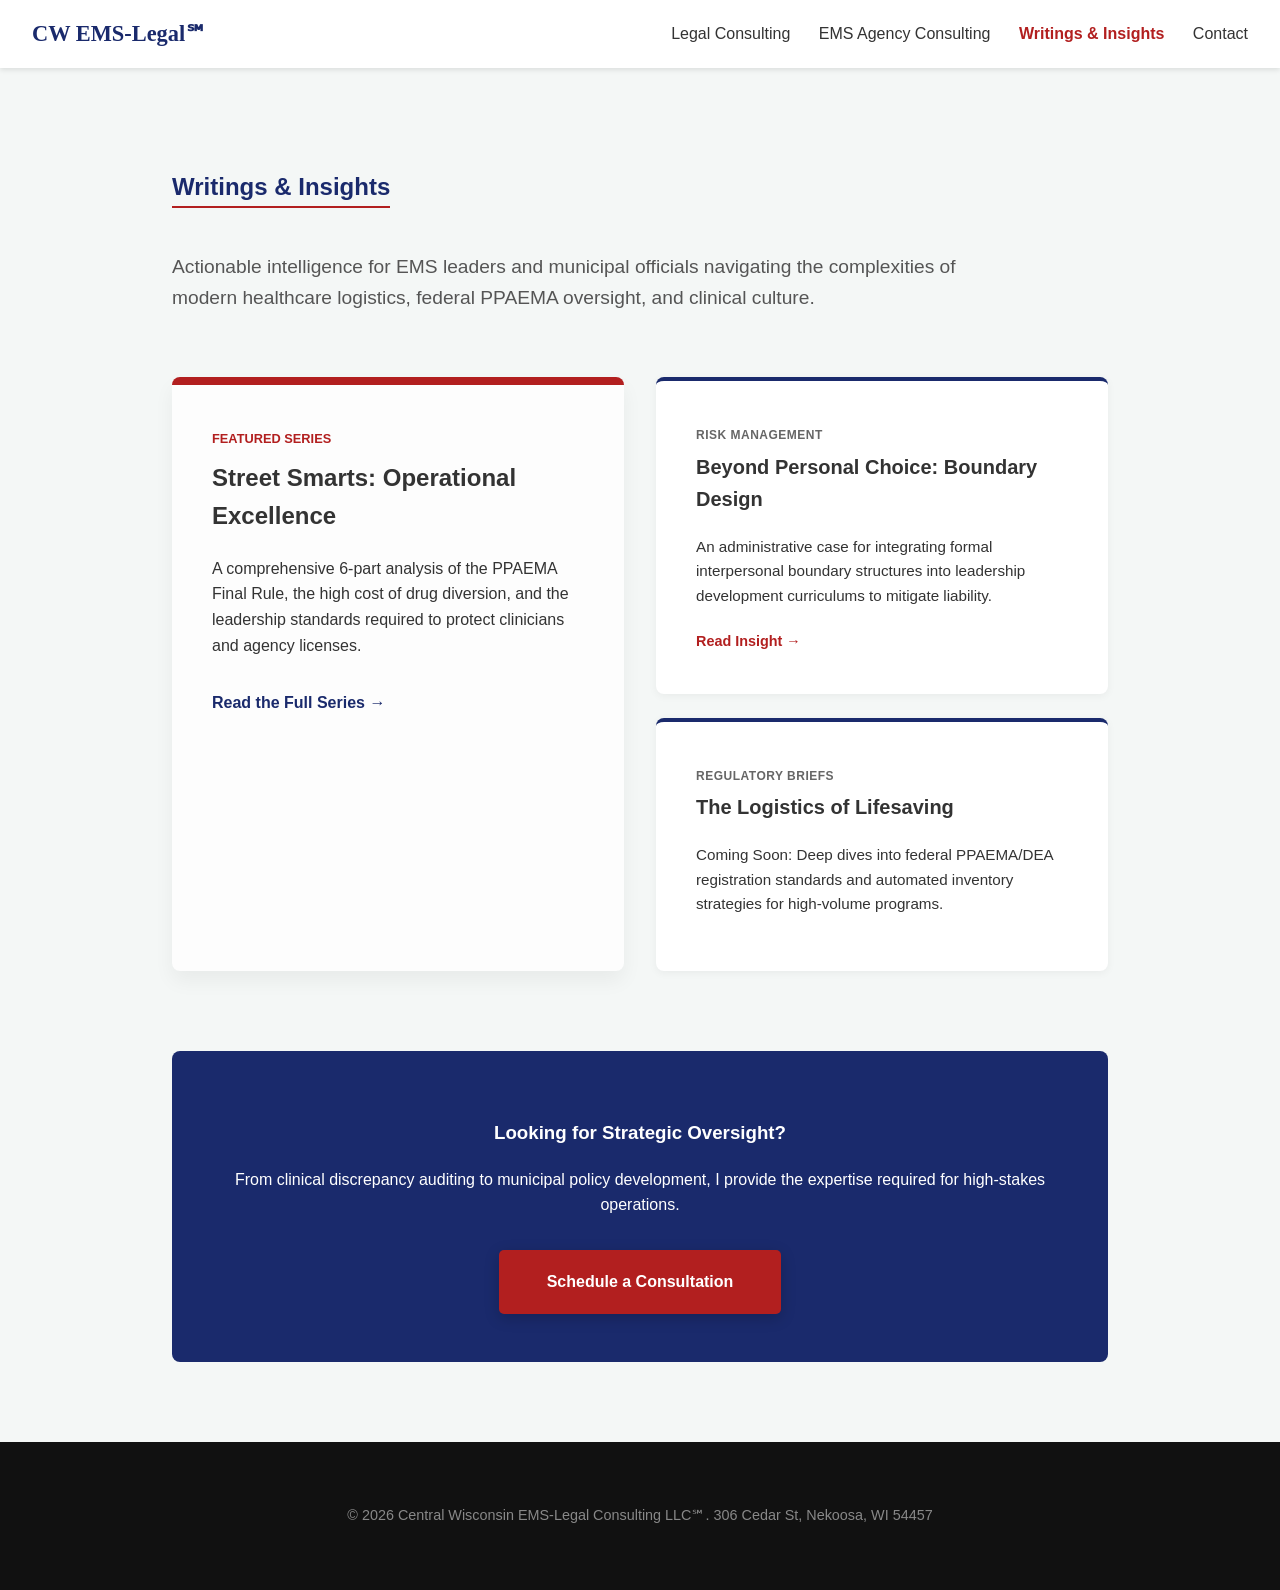
<file: writings.html>
<!DOCTYPE html>
<html lang="en">
<head>
    <meta charset="UTF-8">
    <meta name="viewport" content="width=device-width, initial-scale=1.0">
    <title>Writings & Insights | Anthony W. Carlson</title>
    <link rel="stylesheet" href="style.css">
</head>
<body>

<nav>
    <a href="index.html" class="logo-nav">CW EMS-Legal℠</a>
    <div>
        <a href="index.html">Legal Consulting</a>
        <a href="agency.html">EMS Agency Consulting</a>
        <a href="writings.html" style="color: var(--secondary); font-weight: bold;">Writings & Insights</a>
        <a href="#contact">Contact</a>
    </div>
</nav>

<section style="padding: 5rem 2rem; max-width: 1000px; margin: 0 auto;">
    <h1 style="color: var(--primary); border-bottom: 2px solid var(--secondary); display: inline-block;">Writings & Insights</h1>
    <p style="margin-top: 1.5rem; font-size: 1.2rem; color: #555; max-width: 800px;">
        Actionable intelligence for EMS leaders and municipal officials navigating the complexities of modern healthcare logistics, federal PPAEMA oversight, and clinical culture.
    </p>

    <div class="services" style="margin-top: 4rem; display: grid; gap: 2rem;">
        
        <div class="service-card" style="border-top: 8px solid var(--secondary); background: #fdfdfd;">
            <span style="text-transform: uppercase; font-size: 0.8rem; color: var(--secondary); font-weight: bold;">Featured Series</span>
            <h2 style="margin-top: 0.5rem;">Street Smarts: Operational Excellence</h2>
            <p>A comprehensive 6-part analysis of the PPAEMA Final Rule, the high cost of drug diversion, and the leadership standards required to protect clinicians and agency licenses.</p>
            <a href="street-smarts-series.html" style="display: inline-block; margin-top: 1rem; color: var(--primary); font-weight: bold; text-decoration: none;">Read the Full Series →</a>
        </div>
<div style="display: grid; grid-template-columns: repeat(auto-fit, minmax(300px, 1fr)); gap: 1.5rem;">
            <div class="service-card" style="border-top: 4px solid var(--primary); background: #ffffff; box-shadow: 0 2px 8px rgba(0,0,0,0.05);">
                <span style="text-transform: uppercase; font-size: 0.75rem; color: #666; font-weight: bold; letter-spacing: 0.5px;">Risk Management</span>
                <h3 style="margin-top: 0.25rem; font-size: 1.25rem;">Beyond Personal Choice: Boundary Design</h3>
                <p style="font-size: 0.95rem; margin-bottom: 1.25rem;">An administrative case for integrating formal interpersonal boundary structures into leadership development curriculums to mitigate liability.</p>
                <a href="boundary-design.html" style="color: var(--secondary); font-weight: bold; text-decoration: none; font-size: 0.9rem;">Read Insight →</a>
            </div>

            <div class="service-card" style="border-top: 4px solid var(--primary); background: #ffffff; box-shadow: 0 2px 8px rgba(0,0,0,0.05);">
                <span style="text-transform: uppercase; font-size: 0.75rem; color: #666; font-weight: bold; letter-spacing: 0.5px;">Regulatory Briefs</span>
                <h3 style="margin-top: 0.25rem; font-size: 1.25rem;">The Logistics of Lifesaving</h3>
                <p style="font-size: 0.95rem;">Coming Soon: Deep dives into federal PPAEMA/DEA registration standards and automated inventory strategies for high-volume programs.</p>
            </div>
        </div>
    </div>

    <div style="margin-top: 5rem; padding: 3rem; background: var(--primary); color: white; border-radius: 8px; text-align: center;">
        <h3>Looking for Strategic Oversight?</h3>
        <p style="margin-bottom: 2rem;">From clinical discrepancy auditing to municipal policy development, I provide the expertise required for high-stakes operations.</p>
        <a href="agency.html#agency-contact" class="cta-button" style="background: var(--secondary);">Schedule a Consultation</a>
    </div>
</section>

<footer>
    <p>&copy; 2026 Central Wisconsin EMS-Legal Consulting LLC℠. 306 Cedar St, Nekoosa, WI 54457</p>
</footer>

</body>
</html>
</file>
<file: style.css>
:root {
    --primary: #1a2a6c;
    --secondary: #b21f1f; 
    --brand-red: #631d27;
    --text: #333;
    --light: #f4f7f6;
    --white: #ffffff;
}

* { box-sizing: border-box; }

body {
    font-family: 'Helvetica Neue', Helvetica, Arial, sans-serif;
    margin: 0;
    color: var(--text);
    line-height: 1.6;
    background-color: var(--light);
}

nav {
    background: var(--white);
    padding: 1rem 2rem;
    display: flex;
    justify-content: space-between;
    align-items: center;
    position: sticky;
    top: 0;
    z-index: 1000;
    box-shadow: 0 2px 5px rgba(0,0,0,0.1);
}

.logo-nav {
    font-family: 'Times New Roman', Times, serif;
    font-weight: bold;
    color: var(--primary);
    font-size: 1.4rem;
    text-decoration: none;
}

nav a:not(.logo-nav) {
    margin-left: 1.5rem;
    text-decoration: none;
    color: var(--text);
    font-weight: 500;
}

header {
    background: linear-gradient(rgba(26, 42, 108, 0.92), rgba(26, 42, 108, 0.92)), url('https://images.unsplash.com/photo-1584931423298-c576fda54bd2?auto=format&fit=crop&q=80&w=2000') center/cover;
    padding: 4rem 2rem;
    text-align: center;
    color: var(--white);
}

@keyframes syncPulse {
    0% { opacity: 0.85; filter: brightness(100%); }
    50% { 
        opacity: 1; 
        filter: brightness(130%); 
        text-shadow: 0 0 20px rgba(255,255,255,0.9);
    }
    100% { opacity: 0.85; filter: brightness(100%); }
}

.logo-badge {
    width: 180px;
    height: 180px;
    background: white;
    border-radius: 50%;
    margin: 0 auto 1.5rem;
    display: flex;
    align-items: center;
    justify-content: center;
    box-shadow: 0 10px 25px rgba(0,0,0,0.4);
    border: 4px solid var(--brand-red);
    overflow: hidden;
    animation: syncPulse 2.5s infinite ease-in-out;
}

.hero-logo { width: 85%; height: auto; }

.brand-name-top {
    font-family: 'Times New Roman', Times, serif; 
    font-size: 2.2rem;
    font-weight: bold;
    text-transform: uppercase;
    letter-spacing: 2px;
    display: block;
    margin-bottom: 0.5rem;
    text-shadow: 2px 2px 5px rgba(0,0,0,0.4);
}

.credential-flash {
    animation: syncPulse 2.5s infinite ease-in-out;
    display: inline-block;
}

.cta-button {
    background: var(--brand-red);
    color: var(--white);
    padding: 1.2rem 3rem;
    text-decoration: none;
    font-weight: bold;
    border-radius: 5px;
    display: inline-block;
    transition: 0.3s;
    box-shadow: 0 4px 15px rgba(0,0,0,0.2);
}

section { padding: 5rem 2rem; max-width: 1100px; margin: 0 auto; }
.section-title { text-align: center; color: var(--primary); margin-bottom: 3rem; }
.services { display: grid; grid-template-columns: repeat(auto-fit, minmax(300px, 1fr)); gap: 2rem; }
.service-card { background: var(--white); padding: 2.5rem; border-radius: 8px; border-top: 5px solid var(--primary); box-shadow: 0 10px 20px rgba(0,0,0,0.05); }

.contact-container { background: var(--white); padding: 3rem; border-radius: 8px; box-shadow: 0 10px 30px rgba(0,0,0,0.1); }
form { display: grid; gap: 1.5rem; }
.form-group { display: flex; flex-direction: column; }
label { font-weight: bold; margin-bottom: 0.5rem; color: var(--primary); }
input, textarea { padding: 0.8rem; border: 1px solid #ddd; border-radius: 4px; }
.submit-btn { background: var(--primary); color: var(--white); padding: 1rem; border: none; border-radius: 5px; cursor: pointer; font-weight: bold; }

footer { text-align: center; padding: 3rem; background: #111; color: #888; font-size: 0.9rem; }
</file>
